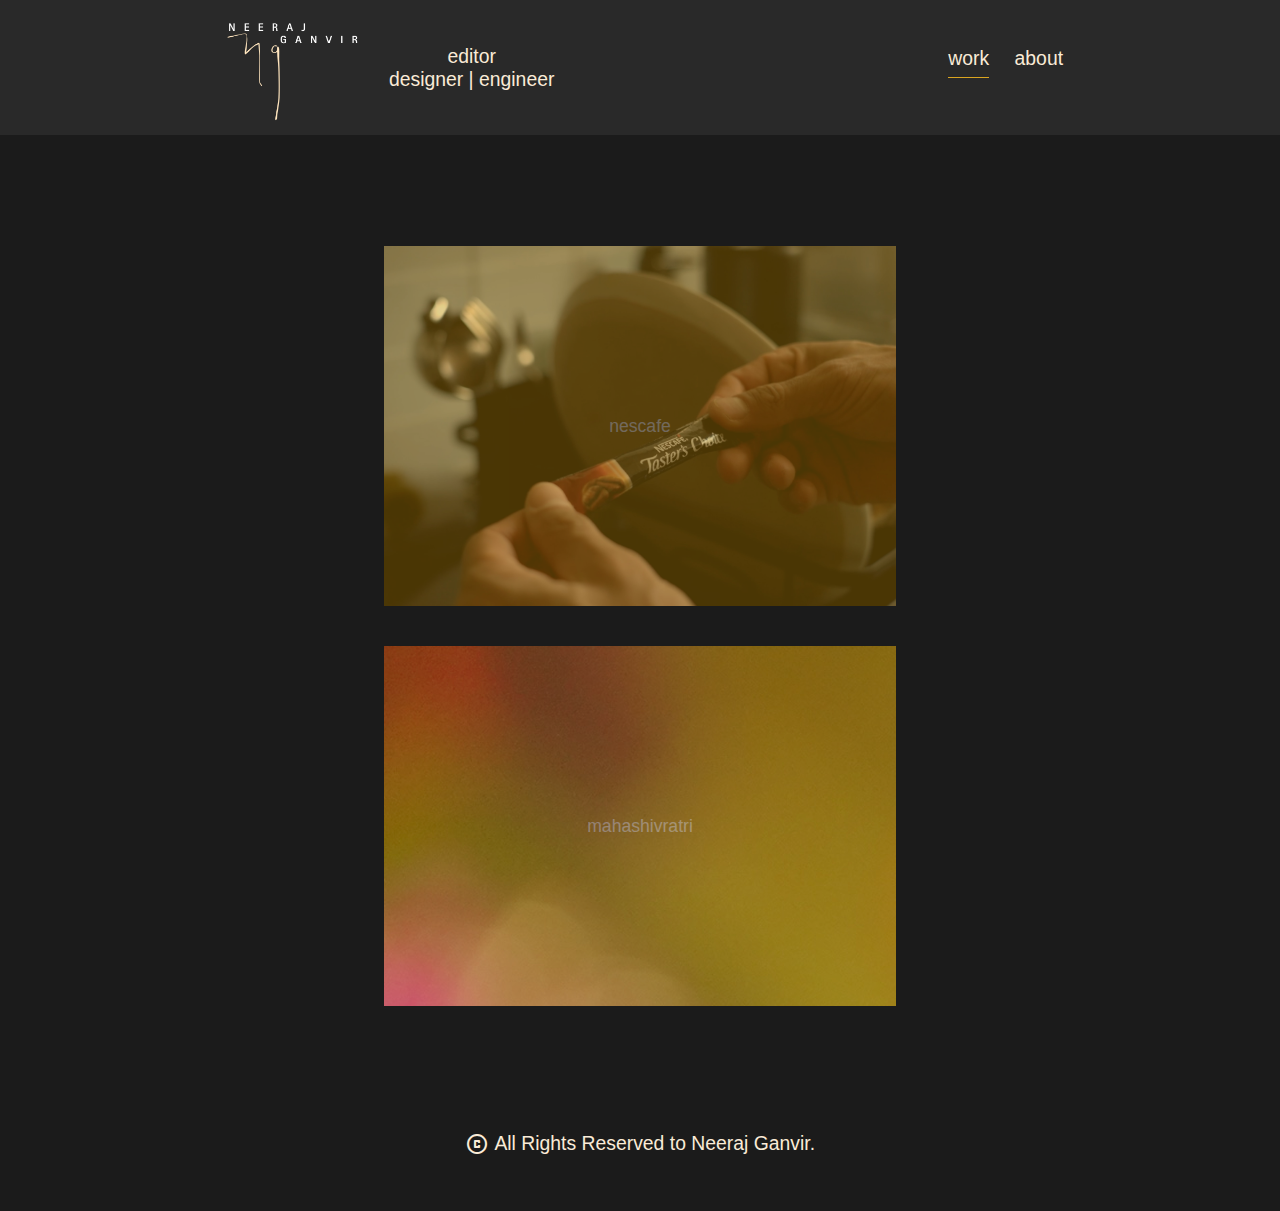
<file: index.html>
<!DOCTYPE html>
<html lang="en">
  <head>
    <meta charset="UTF-8" />
    <meta name="viewport" content="width=device-width, initial-scale=1.0" />
    <title>Neeraj Ganvir</title>
    <link rel="preconnect" href="https://fonts.googleapis.com" />
    <link rel="preconnect" href="https://fonts.gstatic.com" crossorigin />
    <link
      rel="stylesheet"
      href="https://fonts.googleapis.com/css2?family=Material+Symbols+Outlined:opsz,wght,FILL,GRAD@24,400,0,0"
    />

    <link rel="stylesheet" href="style.css" />
  </head>
  <body>
    <nav>
      <div id="logoRole">
        <a href="#Work"><div id="logo"></div></a>
        <div id="role">
          <span>editor</span> <span>designer | engineer</span>
        </div>
      </div>
      <div id="menu">
        <ul>
          <li class="active"><a href="#Work">work</a></li>
          <li><a href="./about.html#About">about</a></li>
        </ul>
      </div>
      <div class="hamburger">
        <span class="hamburger material-symbols-outlined"> menu </span>
      </div>
    </nav>
    <section class="side-bar side-bar-hide">
      <ul>
        <li><a href="#Work">work</a></li>
        <li><a href="./about.html#About">about</a></li>
      </ul>
    </section>
    <section id="Work">
      <div id="nescafe" class="project-container" data-projectvideourl="https://www.youtube.com/embed/AZldj92JLLE?enablejsapi=1">
        <div class="project-title">nescafe</div>
      </div>
      <div id="mahashivratri" class="project-container" data-projectvideourl="https://www.youtube.com/embed/F8beMee2tyU?enablejsapi=1">
        <div class="project-title">mahashivratri</div>
      </div>      
    </section>
    <section id="videoreel">
      <div class="container">
        <iframe id="videoiframe" src="" frameborder="0" allow="accelerometer; autoplay; clipboard-write; encrypted-media; gyroscope; picture-in-picture; web-share" referrerpolicy="strict-origin-when-cross-origin" allowfullscreen></iframe>
      </div>
    </section>
    <footer>
      <span class="material-symbols-outlined"> copyright </span> &nbsp;
      <span>All Rights Reserved to Neeraj Ganvir.</span>
    </footer>
    <script src="index.js"></script>
  </body>
</html>
</file>
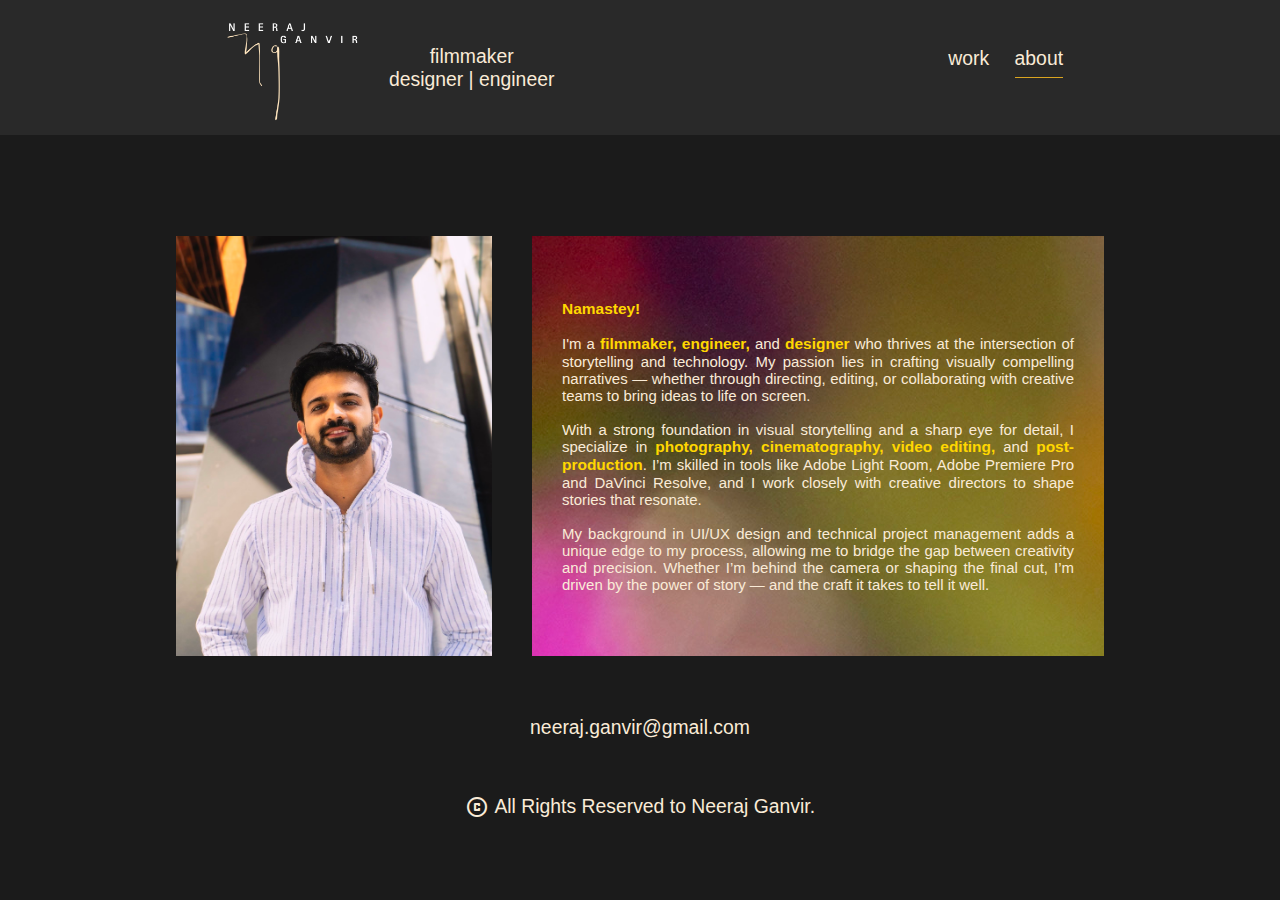
<file: about.html>
<!DOCTYPE html>
<html lang="en">
  <head>
    <meta charset="UTF-8" />
    <meta name="viewport" content="width=device-width, initial-scale=1.0" />
    <title>Neeraj Ganvir</title>
    <link rel="preconnect" href="https://fonts.googleapis.com" />
    <link rel="preconnect" href="https://fonts.gstatic.com" crossorigin />
    <link
      rel="stylesheet"
      href="https://fonts.googleapis.com/css2?family=Material+Symbols+Outlined:opsz,wght,FILL,GRAD@24,400,0,0"
    />
    <link rel="stylesheet" href="style.css" />
  </head>
  <body>
    <nav>
      <div id="logoRole">
        <a href="#Work"><div id="logo"></div></a>
        <div id="role">
          <span>filmmaker</span> <span>designer | engineer</span>
        </div>
      </div>
      <div id="menu">
        <ul>
          <li><a href="./index.html#Work">work</a></li>
          <li class="active"><a href="./about.html#About">about</a></li>
        </ul>
      </div>
      <div class="hamburger">
        <span class="hamburger material-symbols-outlined"> menu </span>
      </div>
    </nav>
    <section class="side-bar side-bar-hide">
      <ul>
        <li><a href="./index.html#Work">work</a></li>
        <li><a href="./about.html#About">about</a></li>
      </ul>
    </section>
    <section id="About">
      <div class="my-image about-div">
      </div>
      <div class="intro-content about-div">
       <p><strong> Namastey!</strong> </br></br>        
I'm a <strong>filmmaker, engineer,</strong> and <strong>designer</strong> who thrives at the intersection of storytelling and technology. My passion lies in crafting visually compelling narratives — whether through directing, editing, or collaborating with creative teams to bring ideas to life on screen. </br></br>

With a strong foundation in visual storytelling and a sharp eye for detail, I specialize in <strong>photography, cinematography, video editing,</strong> and <strong>post-production</strong>. I’m skilled in tools like Adobe Light Room, Adobe Premiere Pro and DaVinci Resolve, and I work closely with creative directors to shape stories that resonate.</br></br> My background in UI/UX design and technical project management adds a unique edge to my process, allowing me to bridge the gap between creativity and precision.

Whether I’m behind the camera or shaping the final cut, I’m driven by the power of story — and the craft it takes to tell it well.
      </p></div>
    </section>
    <section id="contact">
      <div>neeraj.ganvir@gmail.com</div>
    </section>
    <section id="videoreel">
      <div class="container">
        <iframe id="videoiframe" src="" frameborder="0" allow="accelerometer; autoplay; clipboard-write; encrypted-media; gyroscope; picture-in-picture; web-share" referrerpolicy="strict-origin-when-cross-origin" allowfullscreen></iframe>
      </div>
    </section>
    
    <section id="PhotoViewer">
      <div class="container">
        <img id="photoImage"></img>
      </div>
    </section>
    <footer>
      <span class="material-symbols-outlined"> copyright </span> &nbsp;
      <span>All Rights Reserved to Neeraj Ganvir.</span>
    </footer>
    <script src="index.js"></script>
  </body>
</html>
</file>
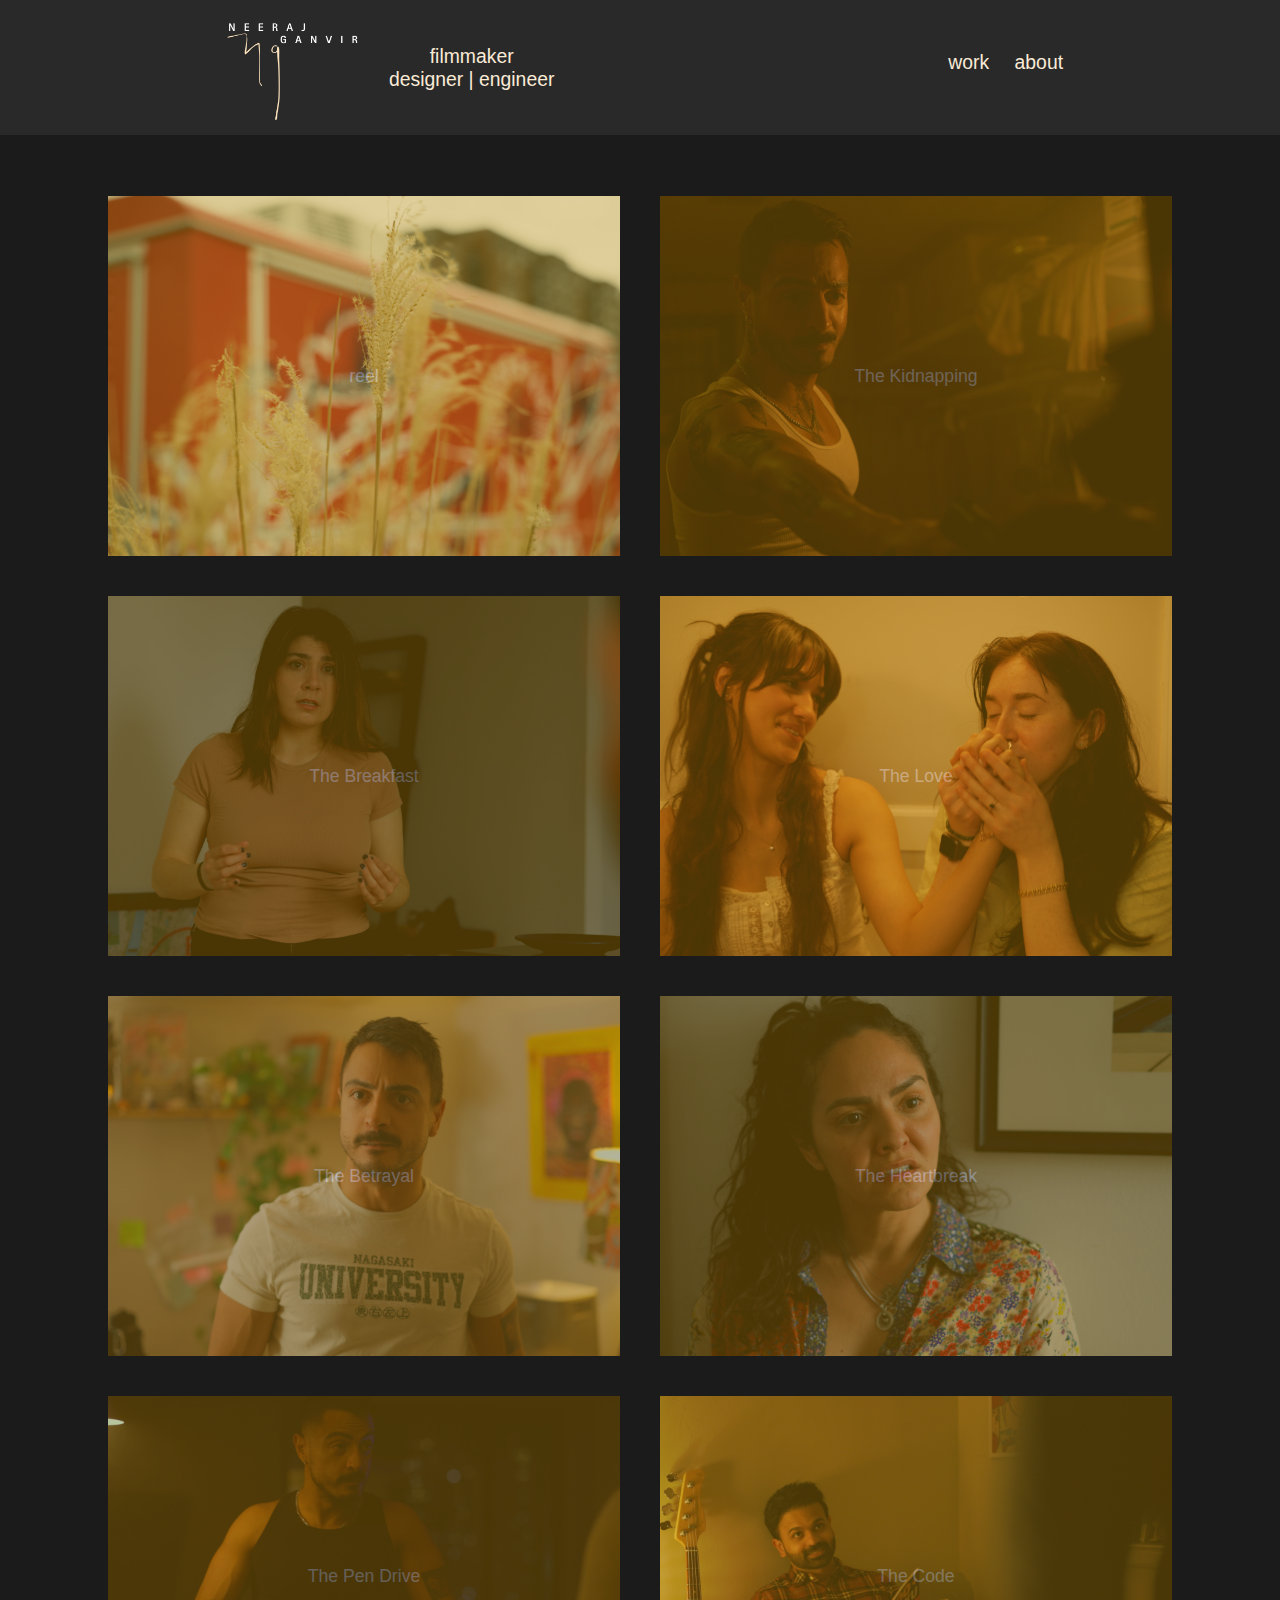
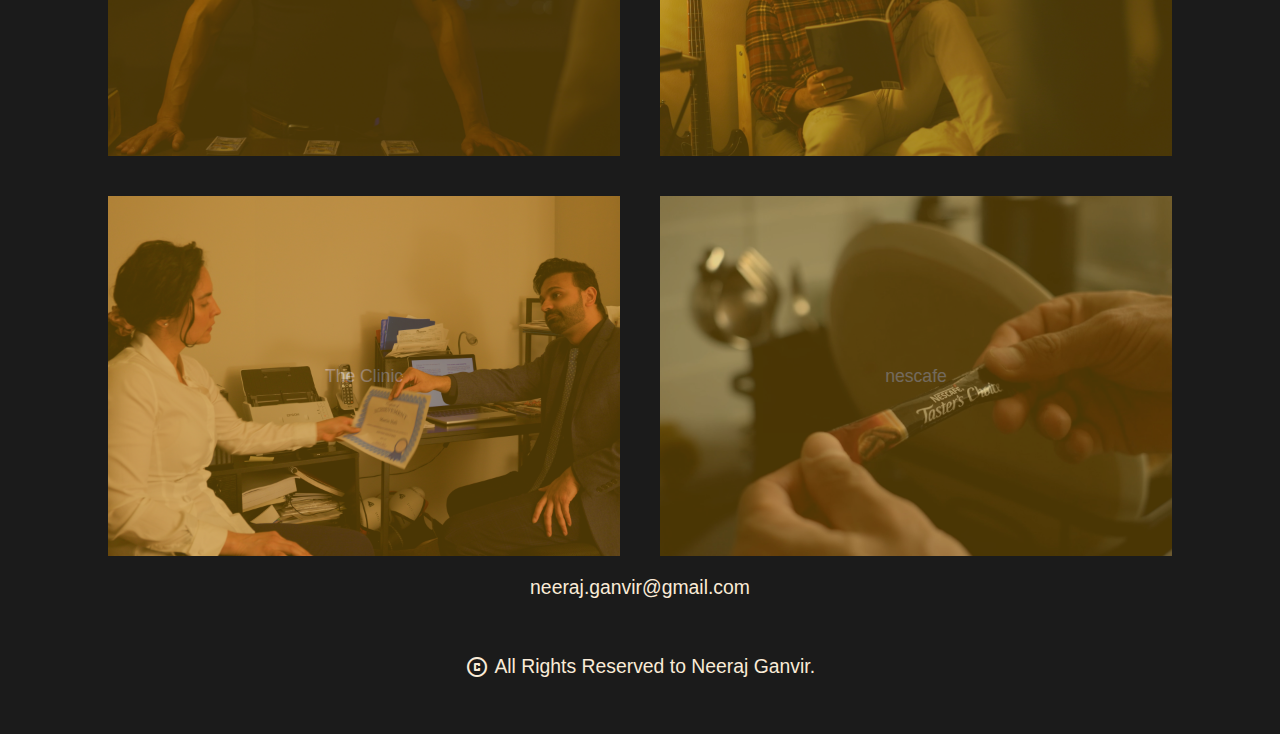
<file: film.html>
<!DOCTYPE html>
<html lang="en">
  <head>
    <meta charset="UTF-8" />
    <meta name="viewport" content="width=device-width, initial-scale=1.0" />
    <title>Neeraj Ganvir</title>
    <link rel="preconnect" href="https://fonts.googleapis.com" />
    <link rel="preconnect" href="https://fonts.gstatic.com" crossorigin />
    <link
      rel="stylesheet"
      href="https://fonts.googleapis.com/css2?family=Material+Symbols+Outlined:opsz,wght,FILL,GRAD@24,400,0,0"
    />
    <link rel="stylesheet" href="style.css" />
  </head>
  <body>
    <nav>
      <div id="logoRole">
        <a href="#Work"><div id="logo"></div></a>
        <div id="role">
          <span>filmmaker</span> <span>designer | engineer</span>
        </div>
      </div>
      <div id="menu">
        <ul>
          <li><a href="./index.html#Work">work</a></li>
          <li class=""><a href="./about.html#About">about</a></li>
        </ul>
      </div>
      <div class="hamburger">
        <span class="hamburger material-symbols-outlined"> menu </span>
      </div>
    </nav>
    <section class="side-bar side-bar-hide">
      <ul>
        <li><a href="./index.html#Work">work</a></li>
        <li><a href="./about.html#About">about</a></li>
      </ul>
    </section>
    <section id="films">
        <div id="showreel" class="project-container" data-projectvideourl="https://www.youtube.com/embed/o2lZzx6APQk?enablejsapi=1">
            <div class="project-title">reel</div> 
        </div>
        <div id="kidnapping" class="project-container" data-projectvideourl="https://www.youtube.com/embed/1pyMFfGYnVQ?enablejsapi=1">
            <div class="project-title">The Kidnapping</div> 
        </div>
        <div id="breakfast" class="project-container" data-projectvideourl="https://www.youtube.com/embed/g_CjTMa1Hwk?enablejsapi=1">
            <div class="project-title">The Breakfast</div> 
        </div>
        <div id="wwtawwtal" class="project-container" data-projectvideourl="https://www.youtube.com/embed/T72BNxEpO_k?enablejsapi=1">
            <div class="project-title">The Love</div> 
        </div>
        <div id="betrayal" class="project-container" data-projectvideourl="https://www.youtube.com/embed/uTwrVv4qVOQ?enablejsapi=1">
            <div class="project-title">The Betrayal</div> 
        </div>
        <div id="heartbreak" class="project-container" data-projectvideourl="https://www.youtube.com/embed/Gfe-pVS1xrs?enablejsapi=1">
            <div class="project-title">The Heartbreak</div> 
        </div>
        <div id="pendrive" class="project-container" data-projectvideourl="https://www.youtube.com/embed/CMjkG11MXlw?enablejsapi=1">
            <div class="project-title">The Pen Drive</div> 
        </div>
        <div id="code" class="project-container" data-projectvideourl="https://www.youtube.com/embed/7y4yZIRxQtk?enablejsapi=1">
            <div class="project-title">The Code</div> 
        </div>
        <div id="clinic" class="project-container" data-projectvideourl="https://www.youtube.com/embed/-scOdhhJ8VU?enablejsapi=1">
            <div class="project-title">The Clinic</div> 
        </div>
        <div id="nescafe" class="project-container" data-projectvideourl="https://www.youtube.com/embed/AZldj92JLLE?enablejsapi=1">
            <div class="project-title">nescafe</div>
        </div>
    </section>
    <section id="contact">
      <div>neeraj.ganvir@gmail.com</div>
    </section>
    <section id="videoreel">
      <div class="container">
        <iframe id="videoiframe" src="" frameborder="0" allow="accelerometer; autoplay; clipboard-write; encrypted-media; gyroscope; picture-in-picture; web-share" referrerpolicy="strict-origin-when-cross-origin" allowfullscreen></iframe>
      </div>
    </section>
    <section id="PhotoViewer">
      <div class="container">
        <img id="photoImage"></img>
      </div>
    </section>
    <footer>
      <span class="material-symbols-outlined"> copyright </span> &nbsp;
      <span>All Rights Reserved to Neeraj Ganvir.</span>
    </footer>
    <script src="index.js"></script>
  </body>
</html>
</file>
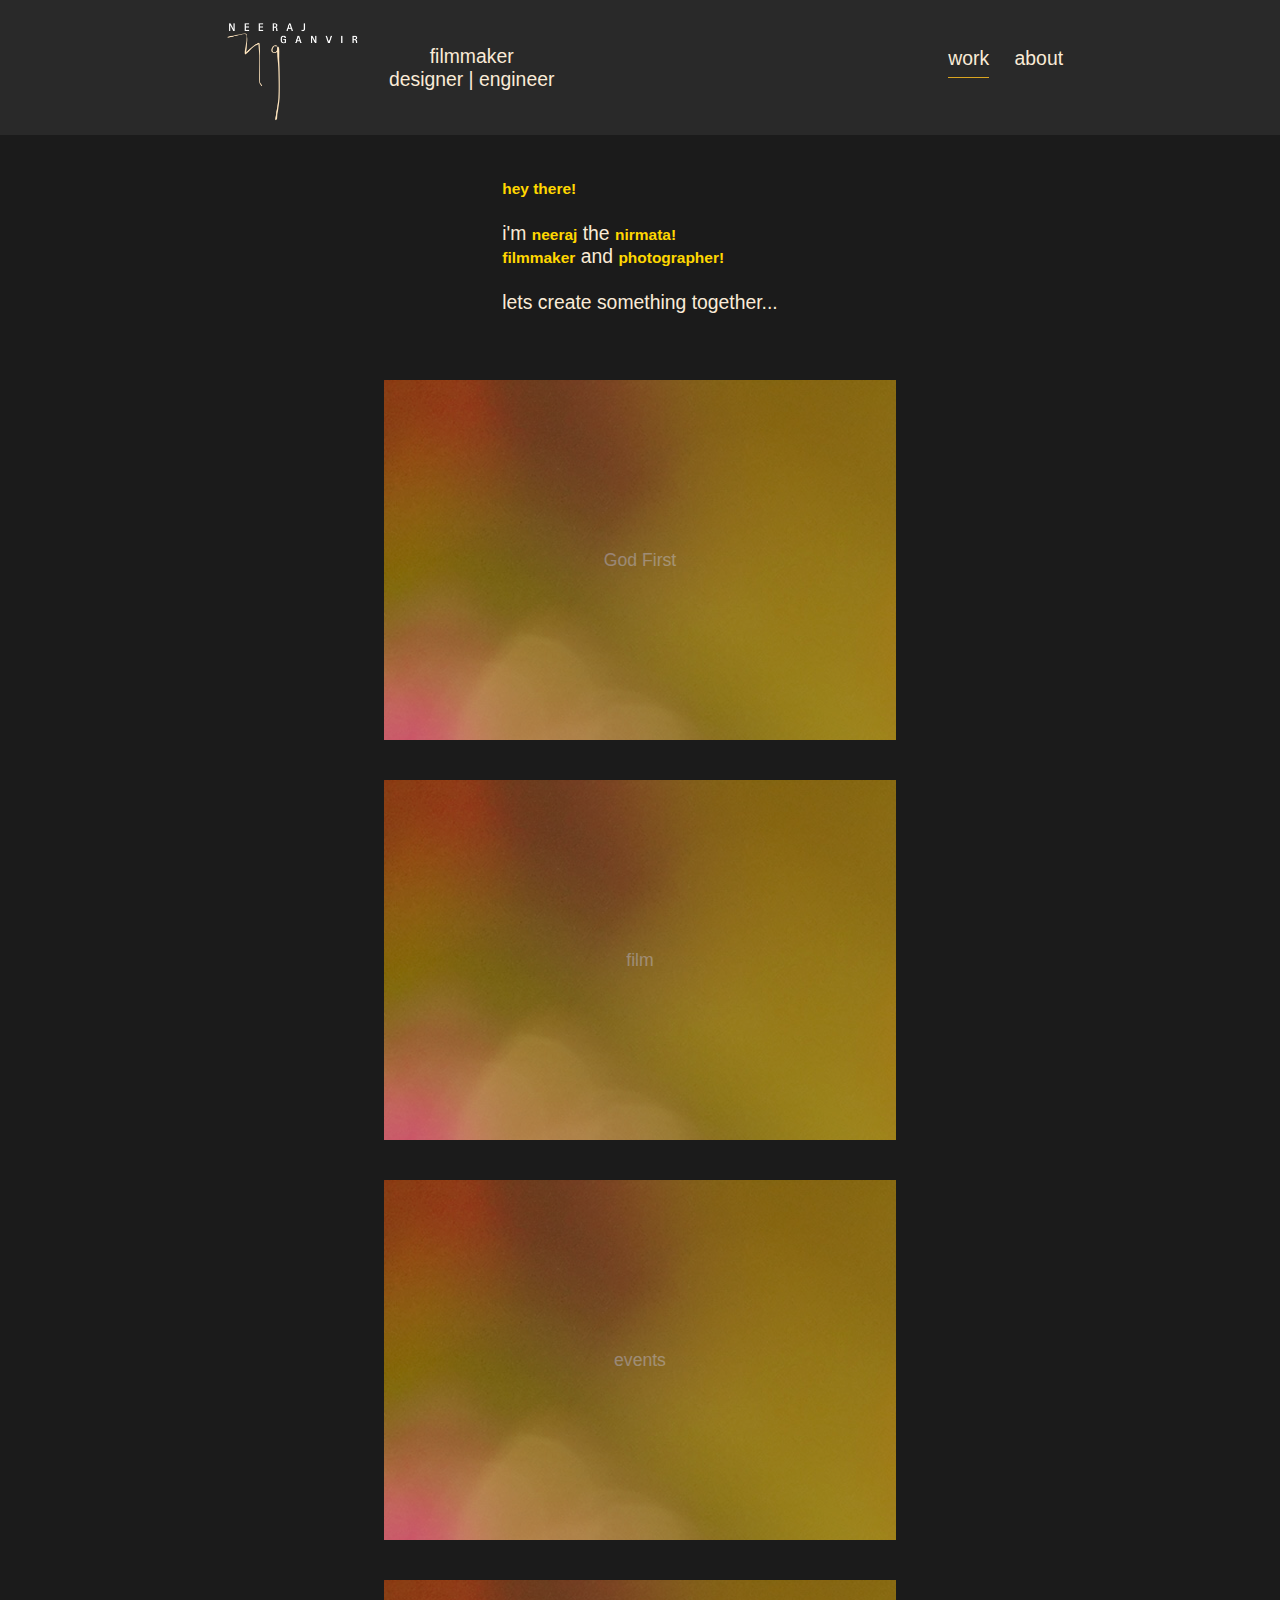
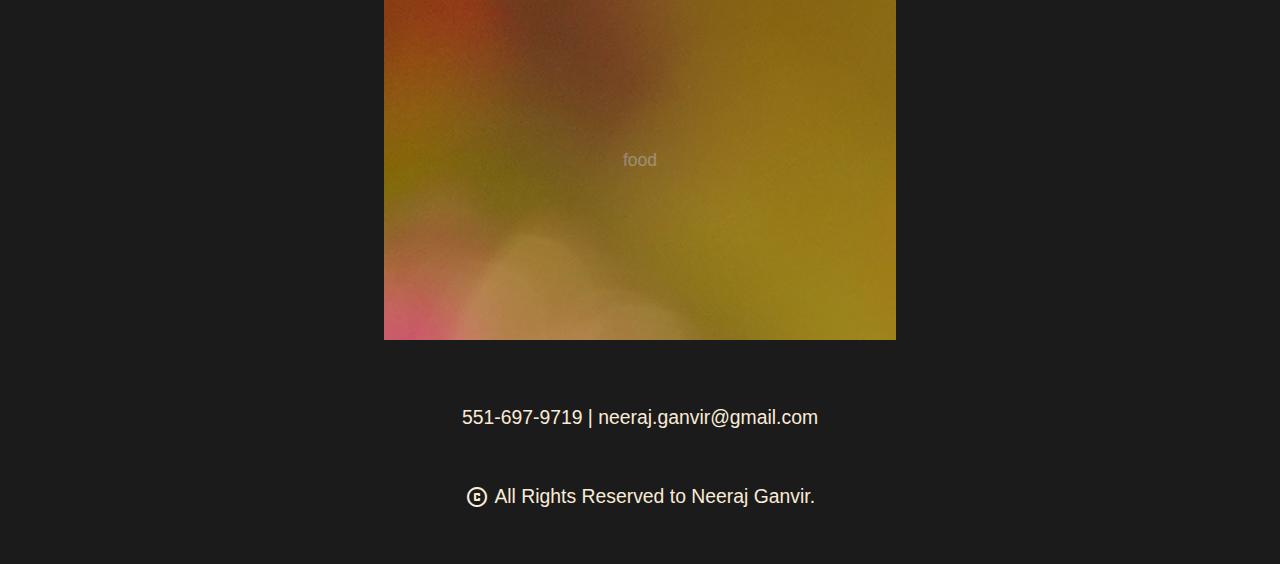
<file: photography.html>
<!DOCTYPE html>
<html lang="en">
  <head>
    <meta charset="UTF-8" />
    <meta name="viewport" content="width=device-width, initial-scale=1.0" />
    <meta name="description" content="Neeraj Ganvir offers professional photography services in Hoboken, Jersey City, New Jersey, Manhattan, Brooklyn, New York. Specializing in Portraits, Birthday, Baby Shower events, and creative shoots. Book your session today.">
    <meta name="description" content="Cinematic photography in NYC & NJ for portraits, family shoots, events & more. Book your full-day photo session with Neeraj Ganvir today.">
    <title>Neeraj Ganvir | Professional Photographer in New York & New Jersey</title>
    <link rel="preconnect" href="https://fonts.googleapis.com" />
    <link rel="preconnect" href="https://fonts.gstatic.com" crossorigin />
    <link
      rel="stylesheet"
      href="https://fonts.googleapis.com/css2?family=Material+Symbols+Outlined:opsz,wght,FILL,GRAD@24,400,0,0"
    />
    <link rel="stylesheet" href="style.css" />
    <script type="application/ld+json">
      {
        "@context": "https://schema.org",
        "@type": "ProfessionalService",
        "name": "NJ Film & Photography",
        "url": "https://www.neerajganvir.com/photography.html",
        "logo": "https://www.neerajganvir.com/images/logo.png",
        "image": "https://www.neerajganvir.com/images/cover-photo.png",
        "description": "Cinematic Photography, Portraits, Events and BTS photography in Jersey City & NYC by Neeraj Ganvir.",
        "telephone": "+1-551-697-9719",
        "address": {
          "@type": "PostalAddress",
          "streetAddress": "642 Liberty Avenue Apt 2",
          "addressLocality": "Jersey City",
          "addressRegion": "NJ",
          "postalCode": "07307",
          "addressCountry": "US"
        },
        "areaServed": ["NY", "NJ"],
        "priceRange": "$$",
        "openingHoursSpecification": {
          "@type": "OpeningHoursSpecification",
          "dayOfWeek": [
            "Monday", "Tuesday", "Wednesday", "Thursday", "Friday", "Saturday", "Sunday"
          ],
          "opens": "08:00",
          "closes": "20:00"
        },
        "sameAs": [
          "https://www.instagram.com/nj_cinesnaps",
          "https://www.facebook.com/yourpage"
        ]
      }
    </script>
  </head>
  <body>
    <nav>
      <div id="logoRole">
        <a href="./photography.html"><div id="logo"></div></a>
        <div id="role">
          <span>filmmaker</span> <span>designer | engineer</span>
        </div>
      </div>
      <div id="menu">
        <ul>
          <li class="active"><a href="./photography.html">work</a></li>
          <li class=""><a href="./aboutPhotography.html">about</a></li>
        </ul>
      </div>
      <div class="hamburger">
        <span class="hamburger material-symbols-outlined"> menu </span>
      </div>
    </nav>
    <section class="side-bar side-bar-hide">
      <ul>
        <li><a href="./photography.html">work</a></li>
        <li><a href="./aboutPhotography.html">about</a></li>
      </ul>
    </section>
    <section id="Work">
      <div class="">
        <p class="intro-content"><strong>hey there!</strong> </br></br> i'm <strong>neeraj</strong> the <strong>nirmata!</strong> </br> <strong>filmmaker</strong> and <strong>photographer!</strong> </br></br>lets create something together...</p> </br></br>
      </div>
      <div id="godfirst" class="project-container" data-godfirst="true">
        <div class="project-title">God First</div>
      </div>  
      <div id="filmframes" class="project-container" data-filmframes="true">
        <div class="project-title">film</div>
      </div>   
      <div id="events" class="project-container" data-events="true">
        <div class="project-title">events</div>
      </div>      
      <div id="food" class="project-container" data-food="true">
        <div class="project-title">food</div>
      </div>      
    </section>
  </br></br>
    <section id="contact">
      <div>551-697-9719 | neeraj.ganvir@gmail.com</div>
    </section>
    <section id="videoreel">
      <div class="container">
        <iframe id="videoiframe" src="" frameborder="0" allow="accelerometer; autoplay; clipboard-write; encrypted-media; gyroscope; picture-in-picture; web-share" referrerpolicy="strict-origin-when-cross-origin" allowfullscreen></iframe>
      </div>
    </section>
    <section id="PhotoViewer">
      <div class="container">
        <img id="photoImage"></img>
      </div>
    </section>
    <footer>
      <span class="material-symbols-outlined"> copyright </span> &nbsp;
      <span>All Rights Reserved to Neeraj Ganvir.</span>
    </footer>
    <script src="index.js"></script>
  </body>
</html>
</file>
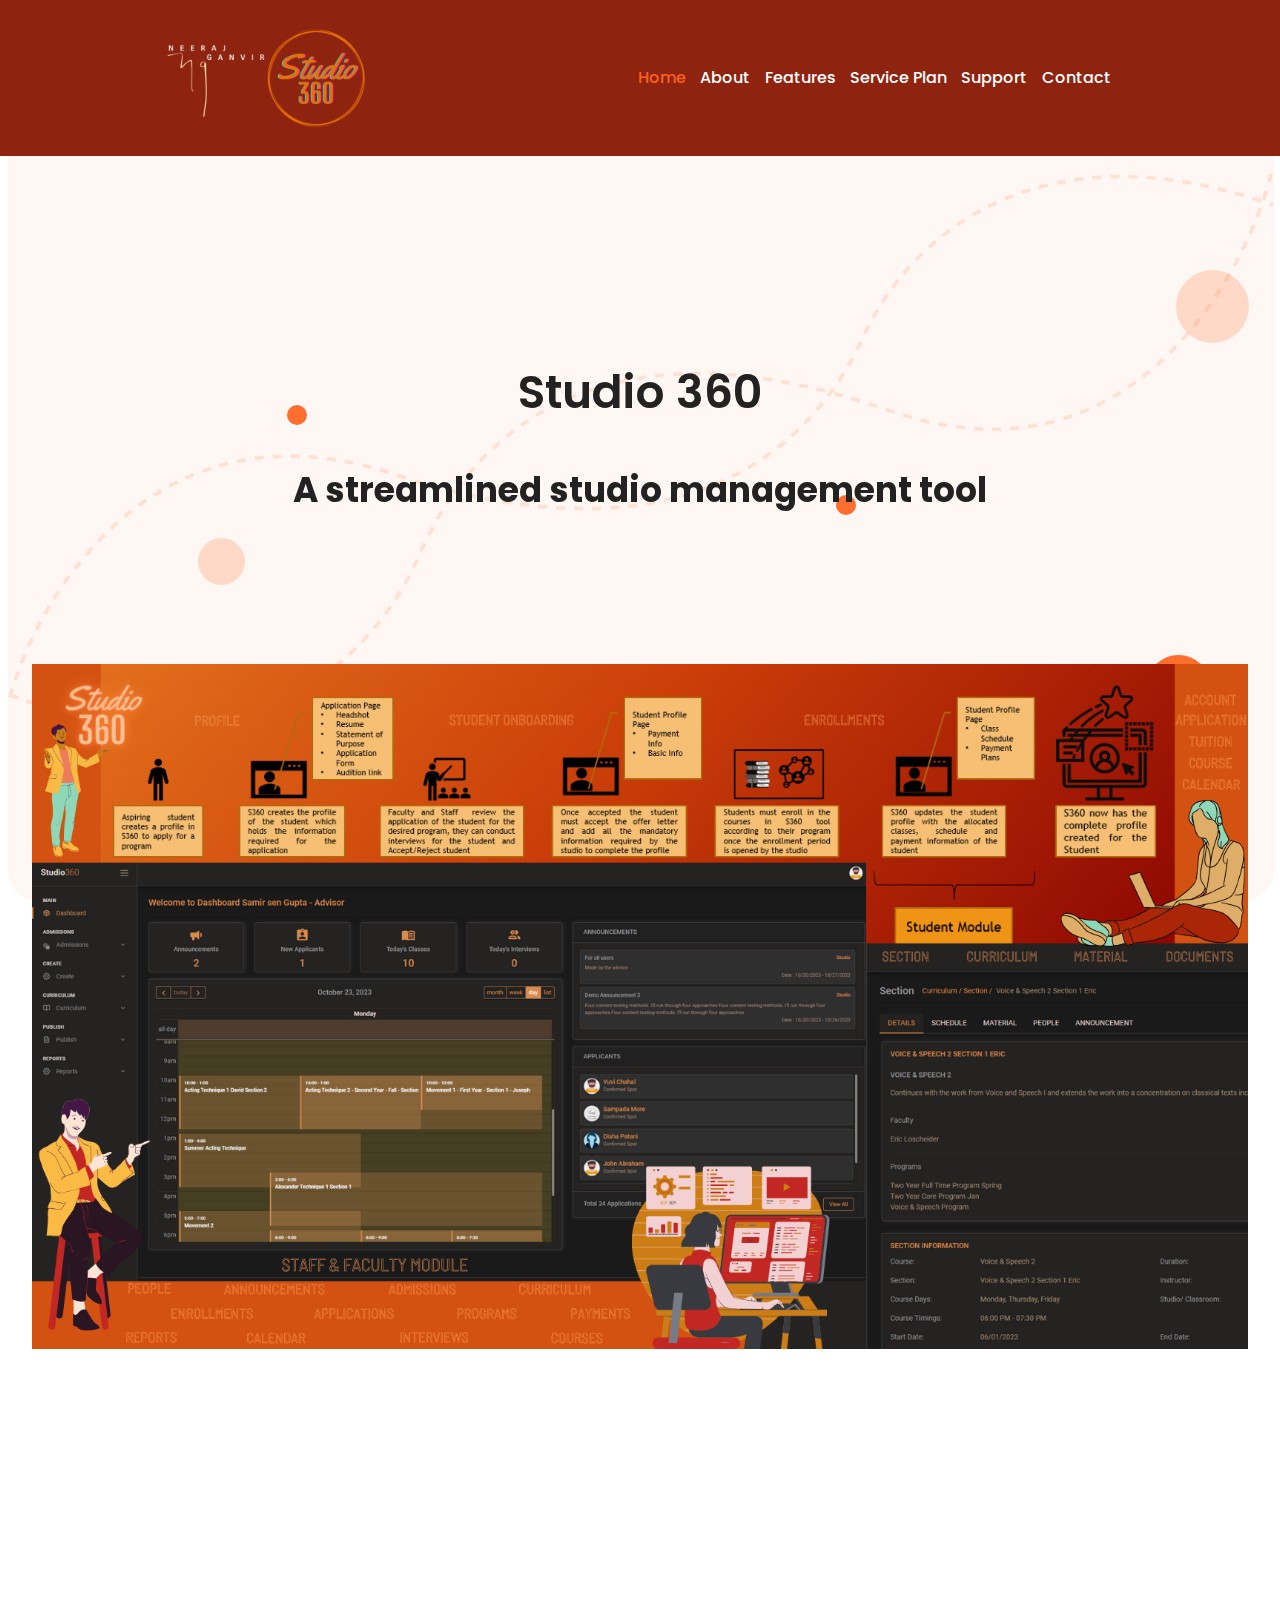
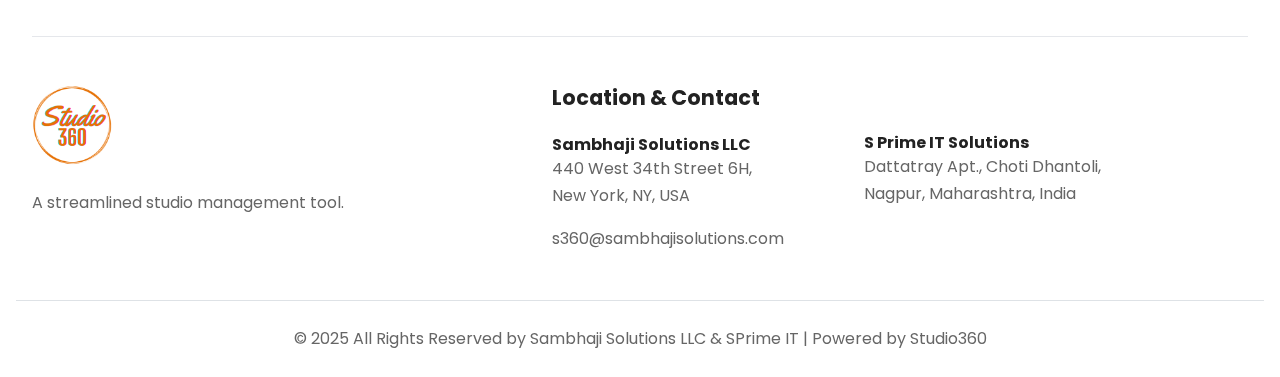
<file: studio360.html>
<!DOCTYPE html>
<html lang="en">
<head>
    <!-- favicon -->
    <link rel="shortcut icon" href="s360assets/favicon.png">
    <!-- google font css -->
    <link href="https://fonts.googleapis.com/css2?family=Poppins:wght@400;500;600;700&amp;display=swap" rel="stylesheet">
    <!-- responsive meta -->
    <meta name="viewport" content="width=device-width, initial-scale=1, maximum-scale=5">

    <!-- title -->
    <title>Studio 360</title>

    <link rel="stylesheet" href="s360assets/css/style.css?id=1" />
    <link href="s360assets/aos/aos.css" rel="stylesheet" />

    <style>
        .error-message {
            color: red;
            font-size: 12px;
            margin-top: -10px;
            margin-bottom: 10px;
        }
    </style>

</head>
<body>

    <header class="header" id="header">
        <nav class="navbar container">
            <!-- logo -->
            <div class="order-0 logo-flex">
              <a href="index.html" class="navbar-brand block">
                  <img alt="" class="h-7 w-auto md:h-[36px] md:w-[257px]" style="width: 100px; height:100px" src="images/logo.png">
              </a>
              <a href="#" class="navbar-brand block">
                    <img alt="" class="h-7 w-auto md:h-[36px] md:w-[257px]" style="width: 100px; height:100px" src="s360assets/logo.png">
                  </a>
            </div>
            <!-- navbar toggler -->
            <input id="nav-toggle" type="checkbox" class="hidden">
            <label id="show-button" for="nav-toggle" class="order-2 flex cursor-pointer items-center lg:order-1 lg:hidden">
                <svg class="h-6 fill-current" viewBox="0 0 20 20">
                    <title>Menu Open</title>
                    <path d="M0 3h20v2H0V3z m0 6h20v2H0V9z m0 6h20v2H0V0z"></path>
                </svg>
            </label>
            <label id="hide-button" for="nav-toggle" class="order-2 hidden cursor-pointer items-center lg:order-1">
                <svg class="h-6 fill-current" viewBox="0 0 20 20">
                    <title>Menu Close</title>
                    <polygon points="11 9 22 9 22 11 11 11 11 22 9 22 9 11 -2 11 -2 9 9 9 9 -2 11 -2" transform="rotate(45 10 10)"></polygon>
                </svg>
            </label>
            <!-- /navbar toggler -->

            <ul id="nav-menu" class="navbar-nav order-3 hidden w-full flex-col pt-10 text-center lg:order-1 lg:flex lg:w-auto lg:flex-row lg:space-x-2 lg:pt-0 lg:text-left">
                <li class="nav-item">
                    <a href="#home" class="nav-link block py-2 lg:px-[0.625rem] lg:py-[0.9rem] xl:px-[1.06rem] active scroll nav-item">
                        Home
                    </a>
                </li>
                <li class="nav-item">
                    <a href="#about" class="nav-link block py-2 lg:px-[0.625rem] lg:py-[0.9rem] xl:px-[1.06rem] scroll nav-item">
                        About
                    </a>
                </li>
                <li class="nav-item">
                    <a href="#features" class="nav-link block py-2 lg:px-[0.625rem] lg:py-[0.9rem] xl:px-[1.06rem] scroll nav-item">
                        Features
                    </a>
                </li>
                <!-- <li class="nav-item">
                  <a href="#student" class="nav-link block py-2 lg:px-[0.625rem] lg:py-[0.9rem] xl:px-[1.06rem] scroll nav-item">
                    Components
                  </a>
                </li> -->
                <li class="nav-item">
                    <a href="#payasyougo" class="nav-link block py-2 lg:px-[0.625rem] lg:py-[0.9rem] xl:px-[1.06rem] scroll nav-item">
                        Service Plan
                    </a>
                </li>
                <li class="nav-item">
                    <a href="#wegotthis" class="nav-link block py-2 lg:px-[0.625rem] lg:py-[0.9rem] xl:px-[1.06rem] scroll nav-item">
                        Support
                    </a>
                </li>
                <li class="nav-item">
                    <a href="#contact" class="nav-link block py-2 lg:px-[0.625rem] lg:py-[0.9rem] xl:px-[1.06rem] false scroll nav-item">
                        Contact
                    </a>
                </li>
            </ul>
        </nav>
    </header>

    <main id="main-content" class="wrapHead">

      <section id="home">
        <div class="relative overflow-hidden">
            <div class="container relative">
                <div class="row text-center">
                    <div class="col-12">
                        <div class="row relative z-10 justify-center px-7 pb-10 pt-20 2xl:px-48" data-aos="fade-up">
                            <div class="rellax -z-10 px-0 lg:col-10 xl:px-6 section-title" data-rellax-speed="-3">
                                <h1 class="md:text-h2-md mb-12 text-center text-h2-sm font-semibold lg:text-h2" data-aos="fade-up">Studio 360</h1>
                                <h2>A streamlined studio management tool</h2>
                            </div>
                        </div>
                        <div class="relative z-40" data-aos="fade-up" data-aos-delay="300">
                            <div class="row justify-center">
                                <div class="col-12">
                                    <img src="s360assets/images/bannerimage.png" height="630" height="1110" alt="banner" class="max-w-full">
                                </div>
                            </div>
                        </div>
                    </div>
                </div>
            </div>
        </div>
    </section>
    <section id="about" class="section">
        <div class="container">
            <div class="row">
                <div class="col-md-6 text-center" data-aos="fed-up">
                    <div class="section-title animate__fadeInUp mt-11">
                        <h2 class="title" data-aos="fade-up">S360 as a tool </h2>
                        <div class="content adjust-content" data-aos="fade-up">
                            <li>
                                S360 tool provides a set of streamlined processes to manage all the administrative tasks
                                and day-to-day activities for the members of the studio.
                            </li>
                            <li>
                                It allows the students to create their profile and apply to different programs offered by
                                the Studio and helps them in their journey right from becoming a student in the studio
                                till the completion of their program.
                            </li>
                            <li>
                                It provides the Faculty and Staff of the Studio with tools to handle all of their
                                day-to-day activities, admissions of students, their onboarding and interviewing,
                                managing curriculum and classes, basically everything right from the admission of the
                                student till their graduation more effectively and efficiently.
                            </li>
                            <li>
                                Provides the administrative staff with privileges to override any critical decisions on
                                every user account and help maintain the transparency throughout the studio.
                            </li>
                            <li>
                                Depending on the nature of users accessing the tool, there are 3 specific modules;
                                Student Module, Faculty Module, Staff/Admin Module.
                            </li>
                        </div>
                    </div>
                </div>
            </div>
        </div>
    </section>
    <section id="features" class="features">
        <div class="container">
            <div class="row bg-primary/5">
                <div class="col-12" data-aos="fade-up">
                    <div class="section-title mt-13">
                        <h2 class="title">S360 Features</h2>
                    </div>
                </div>
                <div class="col-12 mb-4 lg:col-6 xl:col-6" data-aos="fade-up">
                    <div class="mt-6 px-0 text-center md:px-[4.5rem]">
                        <img alt="img" width="100" height="100" src="s360assets/images/studio.png">
                        <h3 class="mb-3 text-h4  font-semibold">Studio Dashboard</h3>
                        <p class="text-sm leading-6">
                            We like to keep things organised with all
                            your data and information in place so you don't
                            have to navigate through different menus to get
                            where you're headed. Now get all your critical
                            information, tasks, data, and quick links available
                            to you on dashboard.
                        </p>
                    </div>
                </div>
                <div class="col-12 mb-4 lg:col-6 xl:col-6" data-aos="fade-up">
                    <div class="mt-6 px-0 text-center md:px-[4.5rem]">
                        <img alt="img" width="100" height="100" src="s360assets/images/User_management.png">
                        <h3 class="mb-3 text-h4  font-semibold">User Management</h3>
                        <p class="text-sm leading-6">
                            Manage all the members of the studio in
                            one place. Create users, control their accessibility
                            via permissions, managing their account with full
                            admin overriding capability leaves you on top of
                            your game.
                        </p>
                    </div>
                </div>
                <div class="col-12 mb-4 lg:col-6 xl:col-6" data-aos="fade-up">
                    <div class="mt-6 px-0 text-center md:px-[4.5rem]">
                        <img alt="img" width="100" height="100" src="s360assets/images/Admissions_Center.png">
                        <h3 class="mb-3 text-h4  font-semibold">Admission Center</h3>
                        <p class="text-sm leading-6">
                            Student Application Management with real
                            time updates, efficient onboarding and
                            interviewing processes made life so much easier for
                            you. It keeps you updated, organised, saves your
                            time, effort and also most importantly trees since
                            there is no paperwork involved.
                        </p>
                    </div>
                </div>
                <div class="col-12 mb-4 lg:col-6 xl:col-6" data-aos="fade-up">
                    <div class="mt-6 px-0 text-center md:px-[4.5rem]">
                        <img alt="img" width="100" height="100" src="s360assets/images/Tuition_Management.png">
                        <h3 class="mb-3 text-h4  font-semibold">
                            Tuition Management
                        </h3>
                        <p class="text-sm leading-6">
                            Ability to manage all the tuition fees
                            associated with curriculum and specific to the
                            students based on their choice of program and
                            payment plan. Overriding the payment structure
                            providing full flexibility to cater to the individuals
                            requests.
                        </p>
                    </div>
                </div>
                <div class="col-12 mb-4 lg:col-6 xl:col-6" data-aos="fade-up">
                    <div class="mt-6 px-0 text-center md:px-[4.5rem]">
                        <img alt="img" width="100" height="100" src="s360assets/images/Curriculum Designer.png">
                        <h3 class="mb-3 text-h4  font-semibold">
                            Curriculum Designer
                        </h3>
                        <p class="text-sm leading-6">
                            Flexible and customizable curriculum
                            designer provides the admin workforce tools to
                            design classes, courses, programs and workshops
                            offered in a calendar year of the studio. Powered
                            by Clone Curriculum functionality to reuse the
                            existing curriculum in future calendar years.
                        </p>
                    </div>
                </div>
                <div class="col-12 mb-4 lg:col-6 xl:col-6" data-aos="fade-up">
                    <div class="mt-6 px-0 text-center md:px-[4.5rem]">
                        <img alt="img" width="100" height="100" src="s360assets/images/Document_Manager.png">
                        <h3 class="mb-3 text-h4  font-semibold">
                            Document Manager
                        </h3>
                        <p class="text-sm leading-6">
                            The best part is that all your processes
                            become 100% paperless. You can simply provide
                            documentation like acceptance letters, Completion
                            certificates, International Student documents,
                            Receipts, etc. in the drop box section of each and
                            every student account.
                        </p>
                    </div>
                </div>
                <div class="col-12 mb-4 lg:col-6 xl:col-6" data-aos="fade-up">
                    <div class="mt-6 px-0 text-center md:px-[4.5rem]">
                        <img alt="img" width="100" height="100" src="s360assets/images/Publishing.png">
                        <h3 class="mb-3 text-h4  font-semibold">Publisher</h3>
                        <p class="text-sm leading-6">
                            Keep everyone updated with what is going on in
                            the studio. Publish announcements, notices, events etc.
                            with instant emails and updates on dashboards of the
                            targeted members. This seamless integration with the
                            components like Calendar and Notification center will
                            not let anyone miss out on any crucial information.
                        </p>
                    </div>
                </div>
                <div class="col-12 mb-4 lg:col-6 xl:col-6" data-aos="fade-up">
                    <div class="mt-6 px-0 text-center md:px-[4.5rem]">
                        <img alt="img" width="100" height="100" src="s360assets/images/Calendar.png">
                        <h3 class="mb-3 text-h4  font-semibold">Calendar</h3>
                        <p class="text-sm leading-6">
                            Keeping track of all the events, whether
                            it's an Application Acceptance Period, Enrollment
                            Period, Scheduled Interviews, Scheduled Classes
                            Announcements etc. Our Calendar keeps it
                            organized for you, providing the user with an
                            overview of their day, week and month.
                        </p>
                    </div>
                </div>
                <div class="col-12 mb-4 lg:col-6 xl:col-6" data-aos="fade-up">
                    <div class="mt-6 px-0 text-center md:px-[4.5rem]">
                        <img alt="img" width="100" height="100" src="s360assets/images/Notification_Center.png">
                        <h3 class="mb-3 text-h4  font-semibold">Notification Center</h3>
                        <p class="text-sm leading-6">
                            We offer a well-planned reminder system so
                            you're able to deliver the right message at the right
                            time. Whether it's a reminder about deadlines,
                            processing payments, or even rolling out an important
                            message to studio members, we send it all across.
                        </p>
                    </div>
                </div>
                <div class="col-12 mb-4 lg:col-6 xl:col-6" data-aos="fade-up">
                    <div class="mt-6 px-0 text-center md:px-[4.5rem]">
                        <img alt="img" width="100" height="100" src="s360assets/images/Reporting.png">
                        <h3 class="mb-3 text-h4  font-semibold">Reporting</h3>
                        <p class="text-sm leading-6">
                            We know you want to preserve the data and
                            work on getting insights from them. Reporting
                            center keeps all the historical data and inform the
                            users with the latest trends. Users can request for
                            customized reports to get the data presented in a
                            dashboard format.
                        </p>
                    </div>
                </div>
                <div class="col-12 mb-4 lg:col-6 xl:col-6" data-aos="fade-up">
                    <div class="mt-6 px-0 text-center md:px-[4.5rem]">
                        <img alt="img" width="100" height="100" src="s360assets/images/Attendance_Feedback.png">
                        <h3 class="mb-3 text-h4  font-semibold">Attendance & Performance</h3>
                        <p class="text-sm leading-6">
                            Ability to record the attendance and
                            performance for each and every student in the
                            class ensures record keeping and transparency
                            between all the members of the studio.
                        </p>
                    </div>
                </div>
                <div class="col-12 mb-4 lg:col-6 xl:col-6" data-aos="fade-up">
                    <div class="mt-6 px-0 text-center md:px-[4.5rem]">
                        <img alt="img" width="100" height="100" src="s360assets/images/Materials.png">
                        <h3 class="mb-3 text-h4  font-semibold">Materials </h3>
                        <p class="text-sm leading-6">
                            Faculty and Staff can provide any kind of
                            course materials like syllabus, reading materials,
                            books in multitude of formats like PDF, PPTs, Word
                            Docs, Video links etc. to the students by simply
                            uploading them in the dedicated Materials section
                            of the class.
                        </p>
                    </div>
                </div>
            </div>
        </div>
    </section>
    <section id="student">
        <div class="container text-center">
            <div class="row justify-center">
                <div class="lg:col-12"></div>
                <div class="relative z-30 py-20">
                    <div class="section-title" data-aos="fade-up">
                        <h2 class="title">Student Onboarding</h2>
                        <p>Onboarding journey of the student in S360 tool</p>
                    </div>
                    <div data-aos="fade-up">
                        <img width="100%" src="s360assets/images/student-onboarding.png" alt="img" class="inline h-auto max-w-full" />
                    </div>
                </div>
            </div>
            <div class="has-circle has-bg-animate h-full" data-aos="fade-in">
                <span class="top-[50px] left-[11%] ratio-32 "> </span>
                <span class="top-[29%] left-[3%]ratio-85 fill "> </span>
                <span class="top-[45%] left-[22%] ratio-20 fill"> </span>
                <span class="bottom-[35%] left-[15%] ratio-47 "> </span>
                <span class="bottom-[8%] left-[6%] ratio-62 "> </span>
                <span class="top-[100px] right-[12%] ratio-20 fill "> </span>
                <span class="top-[30%] right-[2%] ratio-73 "> </span>
                <span class="top-[52%] right-[19%] "> </span>
                <span class="top-[55%] right-[33%] ratio-20 fill "> </span>
                <span class="bottom-[20%] right-[5%] ratio-65 fill "> </span>
                <svg class="text-primary" style="opacity:.15" width="100%" height="100%" viewBox="0 0 1401 613" fill="none" xmlns="http://www.w3.org/2000/svg">
                    <path d="M2 580C35.1785 462.015 166.359 247.408 425.652 332.866 749.767 439.688 890.318 302.84 946.338 181.583 1002.36 60.3256 1149.41-52.8479 14e2 35.4968" stroke="currentcolor" stroke-width="4" stroke-dasharray="10 10"></path>
                    <path d="M1398 .999977C1364.87 125.95 1233.88 353.224 974.955 262.722 651.302 149.594 510.953 294.52 455.013 422.935S252.231 671.203 2.00002 577.644" stroke="currentcolor" stroke-width="4" stroke-dasharray="10 10"></path>
                </svg>
            </div>
        </div>
    </section>
    <section id="application" class="section">
        <div class="container relative">
            <div class="row bg-primary/5">
                <div class="col-12 md:col-6 lg:col-12 order-0 md:order-0" data-aos="fade-up">
                    <div class="content section-title" style="text-align: justify;">
                        <h2 class="service-title">APPLICATION</h2>
                        <li>Streamlined application process making life easy for the students, staff and faculty members of the studio.</li>
                        <li>Real time active notification keeps you up to date with any changes made to the application/s during the process.</li>
                        <li>Managing Applications, Scheduling Interviews, Communicating with Students made easier with Studio360 Admission Center.</li>
                        <li>Onboarding students with proper documentation and materials required at the start of the application and at the end.</li>
                        <li>Customisable Admission, Interviewing, and Application processes with flexible compatibility and scalability enables S360 to shape up however you like.</li>
                    </div>
                </div>
                <div class="col-12 md:col-6 lg:col-12 order-1 md:order-1" data-aos="fade-up">
                    <div class="relative">
                        <div class="relative">
                            <img src="s360assets/images/application.png" class="w-full max-w-full rounded-2xl w-100" width="575" height="511">
                            <div class="has-circle z-30 h-full w-full">
                                <span class="bottom-[50%] left-[2.5rem] ratio-20 fill"> </span>
                                <span class="bottom-[4.93rem] left-[1.5rem] ratio-47 bg-primary/5 "> </span>
                            </div>
                        </div>
                    </div>
                </div>
            </div>
        </div>
    </section>
    <section id="create" class="section">
        <div class="container relative">
            <div class="row">
                <div class="col-12 md:col-6 lg:col-12 order-0 md:order-1" data-aos="fade-up">
                    <div class="section-title content" style="text-align: justify;">
                        <h2 class="service-title">CREATE</h2>
                        <li>Let's you design the curriculum of the studio for the calendar year using built in components.</li>
                        <li>Create new users of the studio with pre defined user types having specific permissions based on the user roles.</li>
                        <li>Clone a designed curriculum of a specific year from the available list of curriculum calendar years.</li>
                        <li>Customize as per your requirements for the studio calendar year.</li>
                    </div>
                </div>
                <div class="col-12 md:col-6 lg:col-12 order-1 md:order-0" data-aos="fade-up">
                    <div class="relative">
                        <div class="relative">
                            <img src="s360assets/images/create.png" class="w-full max-w-full rounded-2xl" width="381" height="436">
                            <div class="has-circle z-30 h-full w-full">
                                <span class="bottom-[50%] left-[2.5rem] ratio-20 fill"> </span>
                                <span class="bottom-[4.93rem] left-[1.5rem] ratio-47 bg-primary/5 "> </span>
                            </div>
                        </div>
                    </div>
                </div>
            </div>
        </div>
    </section>
    
    <section class="section">
        <div class="container relative">
            <div class="row bg-primary/5">
                <div class="col-12 md:col-6 lg:col-12 order-0 md:order-0" data-aos="fade-up">
                    <div class="section-title content" style="text-align: justify;">
                        <h2 class="service-title">PUBLISHER</h2>
                        <li>Studio360 Publisher Center keeps all the members of the studio updated with everything going on within the studio.</li>
                        <li>Staff/Faculty can publish Announcements, Notices, and Events targeted to a specific audience making it available on their individual dashboards.</li>
                        <li>Instant email notifications to the targeted audience on publishing and any changes made to the published item.</li>
                        <li>Seamless integration with the inbuilt components of the Studio360 like the Calendar and Email Notifier cannot let users miss out on any crucial information.</li>
                    </div>
                </div>
                <div class="col-12 md:col-6 lg:col-12 order-1 md:order-1" data-aos="fade-up">
                    <div class="relative">
                        <div class="relative">
                            <img src="s360assets/images/publisher.png" class="w-full max-w-full rounded-2xl" width="381" height="436">
                        </div>
                    </div>
                </div>
            </div>
        </div>
    </section>
    <section class="section">
        <div class="container relative">
            <div class="row">
                <div class="col-12 md:col-6 lg:col-12 order-0 md:order-1" data-aos="fade-up">
                    <div class="section-title content" style="text-align: justify;">
                        <h2 class="service-title">DESIGN</h2>
                        <li>Studio360 with its state of the art responsive design adapts with the screens of range of devices, providing the high level of user experience, accessibility and flexibility.</li>
                        <li>Customisable Dark and Light themes catering to the needs of different types of users and their preferences.</li>
                        <li>User specific dashboards colating the information and presenting in most effective and efficient manner enables the user to focus on what they actually need to address.</li>
                    </div>
                </div>
                <div class="col-12 md:col-6 lg:col-12 order-1 md:order-0" data-aos="fade-up">
                    <div class="relative">
                        <div class="relative">
                            <img src="s360assets/images/design.png" class="w-full max-w-full rounded-2xl" width="381" height="436">
                        </div>
                    </div>
                </div>
            </div>
        </div>
    </section>
    <section id="payasyougo">
        <div class="container relative text-center">
            <div class="row justify-center">
                <div class="lg:col-12"></div>
                <div class="relative z-30 py-20">
                    <div class="section-title adjust-content" data-aos="fade-up">
                        <h2 class="service-title">Pay As You Go</h2>
                        <p>Customize and build your own service packages</p>
                        <p class="mt-6">
                            We offer the ad-hoc pay-as-you-go pricing model where instead of summing down a fixed package with predefined rates,
                            you can opt for any of our services and pay only for what you actually use. The flexible pricing model not only allows
                            you to save money, but also lets you choose what services you need and ability to size up or down - as you grow.
                        </p>
                    </div>
                    <div data-aos="fade-up">
                        <img width="100%" src="s360assets/images/payasyougo.png" alt="img" class="inline h-auto max-w-full rounded-2xl" />
                    </div>
                </div>
            </div>
            <div class="has-circle has-bg-animate h-full" data-aos="fade-in">
                <span class="top-[50px] left-[11%] ratio-32 "> </span>
                <span class="top-[29%] left-[3%]ratio-85 fill "> </span>
                <span class="top-[45%] left-[22%] ratio-20 fill"> </span>
                <span class="bottom-[35%] left-[15%] ratio-47 "> </span>
                <span class="bottom-[8%] left-[6%] ratio-62 "> </span>
                <span class="top-[100px] right-[12%] ratio-20 fill "> </span>
                <span class="top-[30%] right-[2%] ratio-73 "> </span>
                <span class="top-[52%] right-[19%] "> </span>
                <span class="top-[55%] right-[33%] ratio-20 fill "> </span>
                <span class="bottom-[20%] right-[5%] ratio-65 fill "> </span>
                <svg class="text-primary" style="opacity:.15" width="100%" height="100%" viewBox="0 0 1401 613" fill="none" xmlns="http://www.w3.org/2000/svg">
                    <path d="M2 580C35.1785 462.015 166.359 247.408 425.652 332.866 749.767 439.688 890.318 302.84 946.338 181.583 1002.36 60.3256 1149.41-52.8479 14e2 35.4968" stroke="currentcolor" stroke-width="4" stroke-dasharray="10 10"></path>
                    <path d="M1398 .999977C1364.87 125.95 1233.88 353.224 974.955 262.722 651.302 149.594 510.953 294.52 455.013 422.935S252.231 671.203 2.00002 577.644" stroke="currentcolor" stroke-width="4" stroke-dasharray="10 10"></path>
                </svg>
            </div>
        </div>
    </section>
    <section id="wegotthis" class="section">
        <div class="container relative">
            <div class="row">
                <div class="w-100">
                    <div class="mt-11 mb-0 section-title text-center content" data-aos="fade-up">
                        <h2 class="title">We got this! </h2>
                        <div class="content adjust-content">
                            <h6>Get comprehensive support services with us at every stage of your business journey</h6>
                            <li><strong>Support when you start</strong></li>
                            <span>
                                Adapting with new services and systems can be a tricky business, but our well-structured services and trained professionals will help you to implement our products efficiently.
                                Besides simplified initialisation, we provide service consultation, explanatory sessions and client support to help you through any hurdle that you might face during the implementation and initial phases.
                            </span>
    
                            <li><strong>Support when you use</strong></li>
                            <span>
                                Owning to the business of dealing with humans, our mission is to make services more personal, more human - and build lasting relations with all our clients.
                                In the quest to forge better service modules, we not only offer complete support during the implementation phase, but keenly support on ensuring that the system keeps functioning smoothly and consistently. From answering your queries, providing assistance with ongoing services, troubleshooting, and resolving issues - we make sure that you get the best possible value from our services and product.
                            </span>
    
                            <li><strong>Support as you grow</strong></li>
                            <span>
                                Dynamic businesses require dynamic solutions. To remain in pace with your ever-expanding teams and business scope, we offer highly scalable and adaptable services.
                                Besides being scalable, we believe in remaining resilient with your future growth and deliver unmatchable customer experience through robust services and lasting support.
                            </span>
                            <h6>So sit back and relax, We got your back!</h6>
                        </div>
                    </div>
                </div>
            </div>
        </div>
    </section>
    <section id="contact_" class="section pt-0 pb-0" style="display:none;">
        <div class="container">
            <div class="row items-center justify-center section-title bg-primary/5 mt-0 mb-0">
                <div class="col-md-12" data-aos="fade-up">
                    <div class="section-title text-center mt-11" data-aos="fade-up">
                        <p class="uppercase">Contact us</p><h2 class="title">
                            Get In Touch
                        </h2>
                    </div>
                </div>
                <div class="mb-12 text-center md:col-8 lg:col-5 lg:mb-0" data-aos="fade-up">
                    <div class="pr-0 lg:pr-12">
                        <img alt="contact image" class="max-w-full img-fluid img-size" src="s360assets/images/contact.png" loading="lazy" decoding="async" >
                    </div>
                </div>
                <div class="md:col-10 lg:col-5" data-aos="fade-up">
                    <div class="rounded-2xl p-8 p-0 pb-10 shadow mb-12">
                        <div class="mb-6 p-3">
                            <h3 class="h5 font-semibold">Send A Message : Request Demo</h3>
                        </div>
                        <form class="forms-sample" data-ajax="true" id="frmsupport">
                            <div class="mb-6">
                                <label class="mb-2 block font-medium text-theme-dark/80" for="username">Full Name</label>
                                <input class="form-control shadow-none" id="username" name="username" type="text" placeholder="Full Name" required="">
                            </div>
                            <div class="mb-6">
                                <label class="mb-2 block font-medium text-theme-dark/80" for="email">Email Address</label>
                                <input class="form-control shadow-none" id="email" type="email" name="email" placeholder="Email Address" required="">
                            </div>
                            <div class="mb-6">
                                <label class="mb-2 block font-medium text-theme-dark/80" for="message">Your Message</label>
                                <textarea class="form-control h-auto shadow-none" id="message" name="message" rows="4" required=""></textarea>
                            </div>
                            <div id="errorContainer" class="error-message"></div>
                            <button class="btn btn-primary mt-6 w-full" id="btnSubmit" type="button" aria-label="Send Message">
                                Send Message
                            </button>
                        </form>
                    </div>
                </div>
            </div>
        </div>
    </section>
     

      </main>
    <footer class="mt-24">
        <div class="container" id="contact">
    <div class="row justify-center pb-12">
      <!-- <img src="~/assets/images/logoimg.png" class="w-full max-w-full rounded-2xl footer-img"> -->
      <div class="col-12">
        <div class="border-t pb-12"></div>
      </div>
      <div class="sm:col-6 md:col-6 lg:col-5">
        <div class="pr-6">
          <div class="order-0 mb-6">
            <a href="#" class="navbar-brand block">
              <img alt="logo" class="h-7 w-auto md:h-[36px] md:w-[257px]" style="width: 80px; height:80px" src="s360assets/logo.png" loading="lazy" decoding="async">
            </a>
          </div>
          <p class="mb-0">
            A streamlined studio management tool.
          </p>
        </div>
      </div>
      
      <div class="mt-12 sm:col-6 md:col-6 lg:col-3 lg:mt-0">
        <div class="footer-widget">
          <h4 class="h5 mb-6">Location &amp; Contact</h4>
          <ul class="footer-links list-unstyled">
            <li class="mb-4">
              <h6>Sambhaji Solutions LLC</h6> 440 West 34th Street 6H, <br/>New York, NY, USA
            </li>
            <li>
              <a class="hover:text-primary hover:underline" href="mailto:s360@sambhajisolutions.com">s360@sambhajisolutions.com</a>
            </li>
          </ul>
        </div>
      </div>
      <div class="mt-12 sm:col-6 md:col-6 lg:col-4 lg:mt-0">
        <div class="footer-widget mt-12">
          <h4 class="h5 mb-6"></h4>
          <ul class="footer-links list-unstyled">
            <li class="mb-4">
              <h6>S Prime IT Solutions </h6>
              Dattatray Apt., Choti Dhantoli,<br/>
              Nagpur, Maharashtra, India 
            </li>
            <li>
              <!-- <a class="hover:text-primary hover:underline" href="mailto:sprimeitsolutions@gmail.com">sprimeitsolutions@gmail.com</a> -->
            </li>
          </ul>
        </div>
      </div>
    </div>
    <div class="row justify-center border-t border-border py-6">
      <div class="col-12 text-center">
        <p class="content text-text">&#169; 2025 All Rights Reserved by Sambhaji Solutions LLC & SPrime IT | Powered by Studio360</a></p>
      </div>
    </div>
  </div>
</footer>

<script src="s360assets/aos/aos.js"></script>
<script>
    AOS.init();
</script>

<script>
  $(document).ready(function(){
  var docEl = $(document),
      headerEl = $('header'),
      headerWrapEl = $('.wrapHead'),
      navEl = $('nav'),
      linkScroll = $('.scroll');
  
  docEl.on('scroll', function(){
    if ( docEl.scrollTop() > 60 ){
      headerEl.addClass('fixed-to-top');
      headerWrapEl.addClass('fixed-to-top');
      navEl.addClass('fixed-to-top');
    }
    else {
      headerEl.removeClass('fixed-to-top');
      headerWrapEl.removeClass('fixed-to-top');
      navEl.removeClass('fixed-to-top');
    }
  });
  
  linkScroll.click(function(e){
      e.preventDefault();
      $('body, html').animate({
         scrollTop: $(this.hash).offset().top
      }, 500);
   });
});
</script>

<script>
  const sections = document.querySelectorAll('section');
  const navLinks = document.querySelectorAll('nav a');

  function handleScroll() {
    if (window.innerWidth > 600) {
      let fromTop = window.scrollY + 50; 

      sections.forEach(section => {
        const sectionTop = section.offsetTop;
        const sectionHeight = section.clientHeight;

        if (fromTop >= sectionTop && fromTop <= sectionTop + sectionHeight) {
          navLinks.forEach(link => link.classList.remove('active'));
          const correspondingLink = document.querySelector(`nav a[href="#${section.id}"]`);
          if (correspondingLink) {
            correspondingLink.classList.add('active');
          }
        }
      });
    } else {
      navLinks.forEach(link => link.classList.remove('active'));
    }
  }

  window.addEventListener('scroll', handleScroll);
  window.addEventListener('resize', handleScroll); 
</script>

<script>
  document.addEventListener("DOMContentLoaded", function() {
    var navToggle = document.getElementById('nav-toggle');
    var navMenu = document.getElementById('nav-menu');
    var navLinks = document.querySelectorAll('.nav-link');
    navLinks.forEach(function(link) {
      link.addEventListener('click', function() {
        navToggle.checked = false;
      });
    });
  });
  </script>

<script>
  function validateForm() {
    var name = document.getElementById('username').value;
    var email = document.getElementById('email').value;
    var message = document.getElementById('message').value;

    // Reset previous error messages
    document.getElementById('errorContainer').innerText = '';

    var isValid = true;

    if (name.trim() === '') {
      displayErrorMessage('Please enter your Full Name');
      isValid = false;
    }

    if (!isValidEmail(email)) {
      displayErrorMessage('Please enter a valid Email Address');
      isValid = false;
    }

    if (message.trim() === '') {
      displayErrorMessage('Please enter your Message');
      isValid = false;
    }

    return isValid;
  }

  function isValidEmail(email) {
    // Basic email validation using regex
    var emailRegex = /^[^\s@@]+@@[^\s@@]+\.[^\s@@]+$/;
    return emailRegex.test(email);
  }

  function displayErrorMessage(message) {
    var errorContainer = document.getElementById('errorContainer');
    errorContainer.innerText += message + '\n';
  }
</script>

  </body>

</html>
</file>
<file: style.css>
:root {
  --primary-bg-color: #1b1b1b;
  --sidebar-bg-color: #292929;
  --text-color: antiquewhite;
}

* {
  margin: 0;
  padding: 0;
  background: var(--primary-bg-color);
  color: var(--text-color);
  font-family: "Roboto", sans-serif;
  font-weight: 300;
  font-size: 1.1rem;
  scroll-behavior: smooth;
}

.active {
  border-bottom: 1px solid goldenrod;
  padding-bottom: 7px;
  color: goldenrod;
  cursor: pointer;
}

.hide {
  display: none;
}

.show {
  display: block;
}

ul {
  background: var(--sidebar-bg-color);
}

ul li {
  list-style: none;
  background: var(--sidebar-bg-color);
  margin-bottom: 10px;
}

#menu ul li a {
  text-decoration: none;
  color: var(--text-color);
  background: var(--sidebar-bg-color);
}

#menu a:hover {
  border-bottom: 1px solid goldenrod;
  padding-bottom: 7px;
  color: goldenrod;
}

nav {
  z-index: 1;
  height: 15vh;
  position: fixed;
  width: 100%;
  display: flex;
  flex-direction: row;
  justify-content: space-around;
  align-items: center;
  background: var(--sidebar-bg-color);
}

#menu li {
  display: inline-block;
  position: relative;
  margin-right: 20px;
}

#logo {
  height: 15vh;
  width: 15vw;
  background-image: url(images/logo.png);
  background-position: top;
  background-repeat: no-repeat;
  background-size: contain;
  background-color: var(--sidebar-bg-color);
}

#role {
  display: flex;
  flex-direction: column;
  justify-content: center;
  align-items: center;
  background-color: var(--sidebar-bg-color);
}

#role span {
  background-color: var(--sidebar-bg-color);
}

#logoRole {
  display: flex;
  flex-direction: row;
  justify-content: center;
  background-color: var(--sidebar-bg-color);
}

section.side-bar {
  height: 100vh;
  width: 50%;
  background: var(--sidebar-bg-color);
  display: flex;
  flex-direction: column;
  justify-content: center;
  align-items: center;
  position: fixed;
  transition: 1s ease;
  z-index: 2;
}

section.side-bar ul {
  background: var(--sidebar-bg-color);
  background-color: var(--sidebar-bg-color);
}
section.side-bar li {
  background: var(--sidebar-bg-color);
  background-color: var(--sidebar-bg-color);
  border: none;
  padding: 10px;
  transition: 0.1s ease;
}
section.side-bar li:hover {
  margin-left: 20px;
}

section.side-bar a:hover {
  border-bottom: 1px solid darkgoldenrod;
}
section.side-bar a {
  background: var(--sidebar-bg-color);
  background-color: var(--sidebar-bg-color);
  text-decoration: none;
}

.side-bar-hide {
  transform: translateX(-500px);
}

.hamburger {
  background-color: var(--sidebar-bg-color);
  color: var(--text-color);
}

/*Section for the projects*/
#Work {
  min-height: 100vh;
  display: flex;
  justify-content: center;
  align-items: center;
  flex-direction: column;
  flex-wrap: wrap;
  padding-top: 10rem;
}

#photos, #films {
  min-height: 100vh;
  display: flex;
  justify-content: center;
  align-items: center;
  flex-direction: row;
  flex-wrap: wrap;
  padding-top: 10rem;
}

#showreel{
  background-image: url("/images/reel.Still001.jpg");
  background-position: top;
  background-repeat: no-repeat;
  background-size: cover;
}

#nescafe{
  background-image: url("/images/nescafe.jpg");
  background-position: top;
  background-repeat: no-repeat;
  background-size: cover;
}

#kidnapping{
  background-image: url("/images/TheKidnapping.jpg");
  background-position: top;
  background-repeat: no-repeat;
  background-size: cover;
}

#betrayal{
  background-image: url("/images/TheBetrayal.jpg");
  background-position: top;
  background-repeat: no-repeat;
  background-size: cover;
}

#pendrive{
  background-image: url("/images/ThePenDrive.jpg");
  background-position: top;
  background-repeat: no-repeat;
  background-size: cover;
}

#code{
  background-image: url("/images/TheCode.jpg");
  background-position: top;
  background-repeat: no-repeat;
  background-size: cover;
}

#wwtawwtal{
  background-image: url("/images/wwtawwtal.jpg");
  background-position: top;
  background-repeat: no-repeat;
  background-size: cover;
}

#clinic{
  background-image: url("/images/TheClinic.jpg");
  background-position: top;
  background-repeat: no-repeat;
  background-size: cover;
}
#heartbreak{
  background-image: url("/images/TheHeartbreak.jpg");
  background-position: top;
  background-repeat: no-repeat;
  background-size: cover;
}
#breakfast{
  background-image: url("/images/TheBreakfast.jpg");
  background-position: top;
  background-repeat: no-repeat;
  background-size: cover;
}

#About {
  min-height: 60vh;
  display: flex;
  justify-content: center;
  align-items: center;
  flex-direction: row;
  flex-wrap: wrap;
  padding-top: 10rem;
}

#photoServices {
  min-height: 60vh;
  display: flex;
  justify-content: center;
  align-items: center;
  flex-direction: row;
  flex-wrap: wrap;
}

#Packages {
  min-height: 60vh;
  display: flex;
  justify-content: center;
  align-items: center;
  flex-direction: row;
  flex-wrap: wrap;
}

div.project-container {
  display: flex;
  justify-content: center;
  align-items: center;
  background-color: var(--text-color);
  min-height: 40vh;
  min-width: 40vw;
  margin: 20px;
  transition: 1s ease;
  transition-property: all;
  background-image: url("images/events.jpg");
}

div.photo-container {
  display: flex;
  justify-content: center;
  align-items: center;
  
  min-height: 40vh;
  min-width: 40vw;
  margin: 20px;
  transition: 1s ease;
  transition-property: all;
  background-position: top;
  background-repeat: no-repeat; 
  background-size: contain;
}

.about-div {
  display: flex;
  justify-content: center;
  align-items: center;
  /*background-color: var(--text-color);*/
  min-height: 40vh;
  max-width: 40vw;
  margin: 20px;
  padding: 30px;
  font-size: initial;
  transition: 1s ease;
  transition-property: all;
  background-image: url("images/events.jpg");
}


.my-image {
  background-image: url("images/myHeadshot3.jpg");
  background-repeat: no-repeat;
  background-position:bottom;
  background-size: cover;
  height: 20vh;
  width: 20vw;
}

.my-image-photoServices {
  background-image: url("images/New Jersey New York Photographer Neeraj Ganvir.jpg");
  background-repeat: no-repeat;
  background-position:top;
  background-size: cover;
  height: 20vh;
  width: 20vw;
}

.my-image-packageFront {
  background-image: url("images/New Jersey New York Film and Photography 1.png");
  background-repeat: no-repeat;
  background-position:top;
  background-size: contain;
  height: 50vh;
  width: 25vw;
}

.my-image-packageBack {
  background-image: url("images/New Jersey New York Film and Photography 2.png");
  background-repeat: no-repeat;
  background-position:top;
  background-size: contain;
  height: 50vh;
  width: 25vw;
}

.intro-content {
  text-align: justify;
}

.intro-content strong {
background-color: transparent;
font-weight: bold;
font-size: 0.88rem;
color: gold;
}

.intro-content p {
background-color: transparent;
font-weight: 300;
font-size: 0.85rem;
}

.margin-top {
margin-top: 50px;
}

#contact {
  display: flex;
  justify-content: center;
}

div.project-title {
  background-color: darkgoldenrod;
  display: flex;
  justify-content: center;
  align-items: center;
  min-height: 40vh;
  min-width: 40vw;
  transition: 0.2s ease;
  transition-property: all;
  opacity: 40%;
  font-size: 1rem;
  word-wrap: break-word;
}

div.project-container:hover {
  transform: scale(1.03);
  cursor: pointer;
  /*background-color: darkgoldenrod;*/
  font-size: xx-large;
}

div.photo-container:hover {
  transform: scale(1.03);
  cursor: pointer;
  /*background-color: darkgoldenrod;*/
  font-size: xx-large;
}


.about-div:hover {
  transform: scale(1.03);
  cursor: pointer;
  background-color: darkgoldenrod;
}

section#videoreel{
  height:100vh;
  width:100vw;
  background: goldenrod;
  position: fixed;
  top:0;
  left:0;
  z-index:10;
  padding:0;
  display:grid;
  place-items:center;
 display:none;
}

section#videoreel .container{
  width:70vw;
  box-shadow:0 2rem 3rem rgba(0,0,0,0.5); 
}

section#videoreel .container iframe{
  width:100% !important;
  height: 70vh !important;

}

section#PhotoViewer{
  height:100vh;
  width:100vw;
  background: goldenrod;
  position: fixed;
  top:0;
  left:0;
  z-index:10;
  padding:0;
  display:grid;
  place-items:center;
 display:none;
}

section#PhotoViewer .container{
  width:70vw;
  box-shadow:0 2rem 3rem rgba(0,0,0,0.5); 
}

section#PhotoViewer .container img{
  width:100% !important;
  height: 70vh !important;
  object-fit: contain;

}

/*Footer Section*/
footer {
  display: flex;
  flex-direction: row;
  justify-content: center;
  align-items: center;
  height: 15vh;
  width: 100%;
  background-color: var(--primary-bg-color);
  color: var(--text-color);
  margin-top: auto;
}

footer > span {
  background-color: var(--primary-bg-color);
}

/* For Responsiveness*/
@media screen and (max-width: 500px) {
  .hamburger {
    display: block;
  }

  #menu {
    display: none;
  }

  #logo {
    width: 26vw;
  }

  section.side-bar {
    width: 70%;
  }

  div.project-title {
    font-size: 2rem;
  }

}

@media screen and (max-width: 800px) {
  #logo {
    width: 26vw;
  }

  * {
    font-size: 0.95rem;
  }

  #Work div {
    min-height: 20vh;
    min-width: 60vw;
  }

  #photos div {
    min-height: 20vh;
    min-width: 60vw;
  }

  #films div {
    min-height: 20vh;
    min-width: 60vw;
  }

  div.project-title {
    font-size: 2rem;
  }

.my-image-packageFront {
  background-image: url("images/New Jersey New York Film and Photography 1.png");
  background-repeat: no-repeat;
  background-position:top;
  background-size: contain;
  height: 40vh;
  width: 40vw;
}

.my-image-packageBack {
  background-image: url("images/New Jersey New York Film and Photography 2.png");
  background-repeat: no-repeat;
  background-position:top;
  background-size: contain;
  height: 40vh;
  width: 40vw;
}

}

@media screen and (max-width: 1000px) {
  #Work div {
    min-height: 25vh;
    min-width: 60vw;
  }  
  #photos div {
    min-height: 25vh;
    min-width: 60vw;
  }  
  #films div {
    min-height: 25vh;
    min-width: 60vw;
  }  
 
}

@media screen and (min-width: 500px) {
  section.side-bar {
    display: none;
  }

  .hamburger,
  .close {
    display: none;
  }

}
</file>
<file: s360assets/css/style.css>
﻿*,
:before,
:after {
    box-sizing: border-box;
    border-width: 0;
    border-style: solid;
    border-color: #e5e7eb
}

:before,
:after {
    --tw-content: ""
}

html {
    line-height: 1.5;
    -webkit-text-size-adjust: 100%;
    -moz-tab-size: 4;
    -o-tab-size: 4;
    tab-size: 4;
    font-family: ui-sans-serif, system-ui, -apple-system, BlinkMacSystemFont, Segoe UI, Roboto, Helvetica Neue, Arial, Noto Sans, sans-serif, "Apple Color Emoji", "Segoe UI Emoji", Segoe UI Symbol, "Noto Color Emoji";
    font-feature-settings: normal;
    font-variation-settings: normal
}

body {
    margin: 0;
    line-height: inherit
}

hr {
    height: 0;
    color: inherit;
    border-top-width: 1px
}

abbr:where([title]) {
    -webkit-text-decoration: underline dotted;
    text-decoration: underline dotted
}

h1,
h2,
h3,
h4,
h5,
h6 {
    font-size: inherit;
    font-weight: inherit
}

a {
    color: inherit;
    text-decoration: inherit
}

b,
strong {
    font-weight: bolder
}

code,
kbd,
samp,
pre {
    font-family: ui-monospace, SFMono-Regular, Menlo, Monaco, Consolas, Liberation Mono, Courier New, monospace;
    font-size: 1em
}

small {
    font-size: 80%
}

sub,
sup {
    font-size: 75%;
    line-height: 0;
    position: relative;
    vertical-align: baseline
}

sub {
    bottom: -.25em
}

sup {
    top: -.5em
}

table {
    text-indent: 0;
    border-color: inherit;
    border-collapse: collapse
}

button,
input,
optgroup,
select,
textarea {
    font-family: inherit;
    font-size: 100%;
    font-weight: inherit;
    line-height: inherit;
    color: inherit;
    margin: 0;
    padding: 0
}

button,
select {
    text-transform: none
}

button,
[type=button],
[type=reset],
[type=submit] {
    -webkit-appearance: button;
    background-color: transparent;
    background-image: none
}

:-moz-focusring {
    outline: auto
}

:-moz-ui-invalid {
    box-shadow: none
}

progress {
    vertical-align: baseline
}

::-webkit-inner-spin-button,
::-webkit-outer-spin-button {
    height: auto
}

[type=search] {
    -webkit-appearance: textfield;
    outline-offset: -2px
}

::-webkit-search-decoration {
    -webkit-appearance: none
}

::-webkit-file-upload-button {
    -webkit-appearance: button;
    font: inherit
}

summary {
    display: list-item
}

blockquote,
dl,
dd,
h1,
h2,
h3,
h4,
h5,
h6,
hr,
figure,
p,
pre {
    margin: 0
}

fieldset {
    margin: 0;
    padding: 0
}

legend {
    padding: 0
}

ol,
ul,
menu {
    list-style: none;
    margin: 0;
    padding: 0
}

textarea {
    resize: vertical
}

input::-moz-placeholder,
textarea::-moz-placeholder {
    opacity: 1;
    color: #9ca3af
}

input::placeholder,
textarea::placeholder {
    opacity: 1;
    color: #9ca3af
}

button,
[role=button] {
    cursor: pointer
}

:disabled {
    cursor: default
}

img,
svg,
video,
canvas,
audio,
iframe,
embed,
object {
    display: block;
    vertical-align: middle
}

img,
video {
    max-width: 100%;
    height: auto
}

[hidden] {
    display: none
}

[type=text],
[type=email],
[type=url],
[type=password],
[type=number],
[type=date],
[type=datetime-local],
[type=month],
[type=search],
[type=tel],
[type=time],
[type=week],
[multiple],
textarea,
select {
    -webkit-appearance: none;
    -moz-appearance: none;
    appearance: none;
    background-color: #fff;
    border-color: #6b7280;
    border-width: 1px;
    border-radius: 0;
    padding: .5rem .75rem;
    font-size: 1rem;
    line-height: 1.5rem;
    --tw-shadow: 0 0 #0000
}

[type=text]:focus,
[type=email]:focus,
[type=url]:focus,
[type=password]:focus,
[type=number]:focus,
[type=date]:focus,
[type=datetime-local]:focus,
[type=month]:focus,
[type=search]:focus,
[type=tel]:focus,
[type=time]:focus,
[type=week]:focus,
[multiple]:focus,
textarea:focus,
select:focus {
    outline: 2px solid transparent;
    outline-offset: 2px;
    --tw-ring-inset: var(--tw-empty, );
    --tw-ring-offset-width: 0px;
    --tw-ring-offset-color: #fff;
    --tw-ring-color: #2563eb;
    --tw-ring-offset-shadow: var(--tw-ring-inset) 0 0 0 var(--tw-ring-offset-width) var(--tw-ring-offset-color);
    --tw-ring-shadow: var(--tw-ring-inset) 0 0 0 calc(1px + var(--tw-ring-offset-width)) var(--tw-ring-color);
    box-shadow: var(--tw-ring-offset-shadow), var(--tw-ring-shadow), var(--tw-shadow);
    border-color: #2563eb
}

input::-moz-placeholder,
textarea::-moz-placeholder {
    color: #6b7280;
    opacity: 1
}

input::placeholder,
textarea::placeholder {
    color: #6b7280;
    opacity: 1
}

::-webkit-datetime-edit-fields-wrapper {
    padding: 0
}

::-webkit-date-and-time-value {
    min-height: 1.5em
}

::-webkit-datetime-edit,
::-webkit-datetime-edit-year-field,
::-webkit-datetime-edit-month-field,
::-webkit-datetime-edit-day-field,
::-webkit-datetime-edit-hour-field,
::-webkit-datetime-edit-minute-field,
::-webkit-datetime-edit-second-field,
::-webkit-datetime-edit-millisecond-field,
::-webkit-datetime-edit-meridiem-field {
    padding-top: 0;
    padding-bottom: 0
}

select {
    background-image: url("data:image/svg+xml,%3csvg xmlns='http://www.w3.org/2000/svg' fill='none' viewBox='0 0 20 20'%3e%3cpath stroke='%236b7280' stroke-linecap='round' stroke-linejoin='round' stroke-width='1.5' d='M6 8l4 4 4-4'/%3e%3c/svg%3e");
    background-position: right .5rem center;
    background-repeat: no-repeat;
    background-size: 1.5em 1.5em;
    padding-right: 2.5rem;
    -webkit-print-color-adjust: exact;
    print-color-adjust: exact
}

[multiple] {
    background-image: initial;
    background-position: initial;
    background-repeat: unset;
    background-size: initial;
    padding-right: .75rem;
    -webkit-print-color-adjust: unset;
    print-color-adjust: unset
}

[type=checkbox],
[type=radio] {
    -webkit-appearance: none;
    -moz-appearance: none;
    appearance: none;
    padding: 0;
    -webkit-print-color-adjust: exact;
    print-color-adjust: exact;
    display: inline-block;
    vertical-align: middle;
    background-origin: border-box;
    -webkit-user-select: none;
    -moz-user-select: none;
    user-select: none;
    flex-shrink: 0;
    height: 1rem;
    width: 1rem;
    color: #2563eb;
    background-color: #fff;
    border-color: #6b7280;
    border-width: 1px;
    --tw-shadow: 0 0 #0000
}

[type=checkbox] {
    border-radius: 0
}

[type=radio] {
    border-radius: 100%
}

[type=checkbox]:focus,
[type=radio]:focus {
    outline: 2px solid transparent;
    outline-offset: 2px;
    --tw-ring-inset: var(--tw-empty, );
    --tw-ring-offset-width: 2px;
    --tw-ring-offset-color: #fff;
    --tw-ring-color: #2563eb;
    --tw-ring-offset-shadow: var(--tw-ring-inset) 0 0 0 var(--tw-ring-offset-width) var(--tw-ring-offset-color);
    --tw-ring-shadow: var(--tw-ring-inset) 0 0 0 calc(2px + var(--tw-ring-offset-width)) var(--tw-ring-color);
    box-shadow: var(--tw-ring-offset-shadow), var(--tw-ring-shadow), var(--tw-shadow)
}

[type=checkbox]:checked,
[type=radio]:checked {
    border-color: transparent;
    background-color: currentColor;
    background-size: 100% 100%;
    background-position: center;
    background-repeat: no-repeat
}

[type=checkbox]:checked {
    background-image: url("data:image/svg+xml,%3csvg viewBox='0 0 16 16' fill='white' xmlns='http://www.w3.org/2000/svg'%3e%3cpath d='M12.207 4.793a1 1 0 010 1.414l-5 5a1 1 0 01-1.414 0l-2-2a1 1 0 011.414-1.414L6.5 9.086l4.293-4.293a1 1 0 011.414 0z'/%3e%3c/svg%3e")
}

[type=radio]:checked {
    background-image: url("data:image/svg+xml,%3csvg viewBox='0 0 16 16' fill='white' xmlns='http://www.w3.org/2000/svg'%3e%3ccircle cx='8' cy='8' r='3'/%3e%3c/svg%3e")
}

[type=checkbox]:checked:hover,
[type=checkbox]:checked:focus,
[type=radio]:checked:hover,
[type=radio]:checked:focus {
    border-color: transparent;
    background-color: currentColor
}

[type=checkbox]:indeterminate {
    background-image: url("data:image/svg+xml,%3csvg xmlns='http://www.w3.org/2000/svg' fill='none' viewBox='0 0 16 16'%3e%3cpath stroke='white' stroke-linecap='round' stroke-linejoin='round' stroke-width='2' d='M4 8h8'/%3e%3c/svg%3e");
    border-color: transparent;
    background-color: currentColor;
    background-size: 100% 100%;
    background-position: center;
    background-repeat: no-repeat
}

[type=checkbox]:indeterminate:hover,
[type=checkbox]:indeterminate:focus {
    border-color: transparent;
    background-color: currentColor
}

[type=file] {
    background: unset;
    border-color: inherit;
    border-width: 0;
    border-radius: 0;
    padding: 0;
    font-size: unset;
    line-height: inherit
}

[type=file]:focus {
    outline: 1px solid ButtonText;
    outline: 1px auto -webkit-focus-ring-color
}

html {
    font-size: 16px
}

body {
    background-color: #fff;
    font-family: Poppins, sans-serif;
    font-weight: 400;
    line-height: 1.7;
    --tw-text-opacity: 1;
    color: rgb(102 102 102 / var(--tw-text-opacity))
}

::-moz-selection {
    --tw-bg-opacity: 1;
    background-color: rgb(254 96 25 / var(--tw-bg-opacity));
    --tw-text-opacity: 1;
    color: rgb(255 255 255 / var(--tw-text-opacity))
}

::selection {
    --tw-bg-opacity: 1;
    background-color: rgb(254 96 25 / var(--tw-bg-opacity));
    --tw-text-opacity: 1;
    color: rgb(255 255 255 / var(--tw-text-opacity))
}

h1,
h2,
h3,
h4,
h5,
h6 {
    font-family: Poppins, sans-serif;
    font-weight: 700;
    line-height: 1.25;
    --tw-text-opacity: 1;
    color: rgb(34 34 34 / var(--tw-text-opacity))
}

h1,
.h1 {
    font-size: 2.970344000000001rem
}

@media (min-width: 768px) {

    h1,
    .h1 {
        font-size: 3.7129300000000014rem
    }
}

h2,
.h2 {
    font-size: 1.548800000000007rem
}

@media (min-width: 768px) {

    h2,
    .h2 {
        font-size: 2.156100000000001rem
    }
}

h3,
.h3 {
    font-size: 1.7576000000000005rem
}

@media (min-width: 768px) {

    h3,
    .h3 {
        font-size: 2.1970000000000005rem
    }
}

h4,
.h4 {
    font-size: 1.6900000000000002rem
}

h5,
.h5 {
    font-size: 1.3rem
}

h6,
.h6 {
    font-size: 1rem
}

*,
:before,
:after {
    --tw-border-spacing-x: 0;
    --tw-border-spacing-y: 0;
    --tw-translate-x: 0;
    --tw-translate-y: 0;
    --tw-rotate: 0;
    --tw-skew-x: 0;
    --tw-skew-y: 0;
    --tw-scale-x: 1;
    --tw-scale-y: 1;
    --tw-pan-x: ;
    --tw-pan-y: ;
    --tw-pinch-zoom: ;
    --tw-scroll-snap-strictness: proximity;
    --tw-gradient-from-position: ;
    --tw-gradient-via-position: ;
    --tw-gradient-to-position: ;
    --tw-ordinal: ;
    --tw-slashed-zero: ;
    --tw-numeric-figure: ;
    --tw-numeric-spacing: ;
    --tw-numeric-fraction: ;
    --tw-ring-inset: ;
    --tw-ring-offset-width: 0px;
    --tw-ring-offset-color: #fff;
    --tw-ring-color: rgb(59 130 246 / .5);
    --tw-ring-offset-shadow: 0 0 #0000;
    --tw-ring-shadow: 0 0 #0000;
    --tw-shadow: 0 0 #0000;
    --tw-shadow-colored: 0 0 #0000;
    --tw-blur: ;
    --tw-brightness: ;
    --tw-contrast: ;
    --tw-grayscale: ;
    --tw-hue-rotate: ;
    --tw-invert: ;
    --tw-saturate: ;
    --tw-sepia: ;
    --tw-drop-shadow: ;
    --tw-backdrop-blur: ;
    --tw-backdrop-brightness: ;
    --tw-backdrop-contrast: ;
    --tw-backdrop-grayscale: ;
    --tw-backdrop-hue-rotate: ;
    --tw-backdrop-invert: ;
    --tw-backdrop-opacity: ;
    --tw-backdrop-saturate: ;
    --tw-backdrop-sepia:
}

::backdrop {
    --tw-border-spacing-x: 0;
    --tw-border-spacing-y: 0;
    --tw-translate-x: 0;
    --tw-translate-y: 0;
    --tw-rotate: 0;
    --tw-skew-x: 0;
    --tw-skew-y: 0;
    --tw-scale-x: 1;
    --tw-scale-y: 1;
    --tw-pan-x: ;
    --tw-pan-y: ;
    --tw-pinch-zoom: ;
    --tw-scroll-snap-strictness: proximity;
    --tw-gradient-from-position: ;
    --tw-gradient-via-position: ;
    --tw-gradient-to-position: ;
    --tw-ordinal: ;
    --tw-slashed-zero: ;
    --tw-numeric-figure: ;
    --tw-numeric-spacing: ;
    --tw-numeric-fraction: ;
    --tw-ring-inset: ;
    --tw-ring-offset-width: 0px;
    --tw-ring-offset-color: #fff;
    --tw-ring-color: rgb(59 130 246 / .5);
    --tw-ring-offset-shadow: 0 0 #0000;
    --tw-ring-shadow: 0 0 #0000;
    --tw-shadow: 0 0 #0000;
    --tw-shadow-colored: 0 0 #0000;
    --tw-blur: ;
    --tw-brightness: ;
    --tw-contrast: ;
    --tw-grayscale: ;
    --tw-hue-rotate: ;
    --tw-invert: ;
    --tw-saturate: ;
    --tw-sepia: ;
    --tw-drop-shadow: ;
    --tw-backdrop-blur: ;
    --tw-backdrop-brightness: ;
    --tw-backdrop-contrast: ;
    --tw-backdrop-grayscale: ;
    --tw-backdrop-hue-rotate: ;
    --tw-backdrop-invert: ;
    --tw-backdrop-opacity: ;
    --tw-backdrop-saturate: ;
    --tw-backdrop-sepia:
}

.container {
    width: 100%;
    margin-right: auto;
    margin-left: auto;
    padding-right: 2rem;
    padding-left: 2rem
}

.features img{
    display: block;
margin-left: auto;
margin-right: auto;
width: 18%!important;
}
footer .footer-img{
    width: 10%!important;
    margin-top: -40px!important;
}
.adjust-content{
    text-align: justify; 
    margin-left: 20%; 
    margin-right: 20%;
}
.img-size {
    height: 100%;
    width: 100%;
}
@media (max-width: 576px) {
    footer .footer-img {
        width: 30%!important;
        margin-top: -30px!important;
    }
}

@media (min-width: 576px) {
    .container {
        max-width: 576px
    }
    .features img{
        display: block;
        margin-left: auto;
        margin-right: auto;
        width: 30%;
    }
}

@media only screen and (max-width: 767px) {
    .adjust-content{
        text-align: justify; 
        margin-left: 0%; 
        margin-right: 0%;
    }
    .p-8 {
        padding: 0rem;
    }
    .div-none {
      display: none;
    }
  }

@media (min-width: 768px) {
    .container {
        max-width: 768px
    }
    .features img{
        display: block;
    margin-left: auto;
    margin-right: auto;
    width: 30%;
    }
}

@media (min-width: 992px) {
    .container {
        max-width: 992px
    }
    .features img{
        display: block;
    margin-left: auto;
    margin-right: auto;
    width: 30%;
    }
}

@media (min-width: 1200px) {
    .container {
        max-width: 1500px
    }
    .features img{
        display: block;
    margin-left: auto;
    margin-right: auto;
    width: 30%;
    }
}

@media (min-width: 1400px) {
    .container {
        max-width: 1704px
    }
    .features img{
        display: block;
    margin-left: auto;
    margin-right: auto;
    width: 30%;
    }
}

.row {
    --bs-gutter-x: 2rem;
    --bs-gutter-y: 0;
    display: flex;
    flex-wrap: wrap;
    margin-top: calc(var(--bs-gutter-y) * -1);
    margin-right: calc(var(--bs-gutter-x) / -2);
    margin-left: calc(var(--bs-gutter-x) / -2)
}

.row>* {
    box-sizing: border-box;
    flex-shrink: 0;
    width: 100%;
    max-width: 100%;
    padding-right: calc(var(--bs-gutter-x) / 2);
    padding-left: calc(var(--bs-gutter-x) / 2);
    margin-top: var(--bs-gutter-y)
}

.col-6 {
    flex: 0 0 auto;
    width: 50%
}

.col-10 {
    flex: 0 0 auto;
    width: 83.33333333333334%
}

.col-11 {
    flex: 0 0 auto;
    width: 91.66666666666667%
}

.col-12 {
    flex: 0 0 auto;
    width: 100%
}header

.order-0 {
    order: 0
}
.logo-flex{
    display:flex;
}

.section {
    padding-top: 0rem;
    padding-bottom: 0rem
}

.container {
    margin-left: auto;
    margin-right: auto;
    box-sizing: border-box;
    /* padding-left: 1rem;
    padding-right: 1rem */
}

.social-icons li {
    margin-right: .5rem;
    display: inline-block
}

.social-icons li:last-child {
    margin-right: 0
}

.social-icons li a {
    display: flex;
    height: 2.75rem;
    width: 2.75rem;
    align-items: center;
    border-radius: 9999px;
    border-width: 1px;
    --tw-border-opacity: 1;
    border-color: rgb(222 226 230 / var(--tw-border-opacity));
    text-align: center;
    line-height: 2.75
}

.social-icons li a:hover:hover {
    --tw-border-opacity: 1;
    border-color: rgb(254 96 25 / var(--tw-border-opacity))
}

.social-icons li a:hover svg {
    --tw-text-opacity: 1;
    color: rgb(254 96 25 / var(--tw-text-opacity))
}

.social-icons li a svg {
    margin: auto;
    height: 1.5rem;
    font-size: 1.125rem;
    line-height: 1.75rem;
    --tw-text-opacity: 1;
    color: rgb(102 102 102 / var(--tw-text-opacity))
}

.notice .notice-body p {
    margin-top: 0;
    margin-bottom: 0;
    --tw-text-opacity: 1;
    color: rgb(102 102 102 / var(--tw-text-opacity))
}

.notice.note .notice-head {
    --tw-bg-opacity: 1;
    background-color: rgb(106 176 222 / var(--tw-bg-opacity))
}

.notice.note .notice-body {
    --tw-bg-opacity: 1;
    background-color: rgb(227 244 255 / var(--tw-bg-opacity))
}

.notice.tip .notice-head {
    --tw-bg-opacity: 1;
    background-color: rgb(120 197 120 / var(--tw-bg-opacity))
}

.notice.tip .notice-body {
    --tw-bg-opacity: 1;
    background-color: rgb(226 255 226 / var(--tw-bg-opacity))
}

.notice.info .notice-head {
    --tw-bg-opacity: 1;
    background-color: rgb(240 179 126 / var(--tw-bg-opacity))
}

.notice.info .notice-body {
    --tw-bg-opacity: 1;
    background-color: rgb(255 237 222 / var(--tw-bg-opacity))
}

.notice.warning .notice-head {
    --tw-bg-opacity: 1;
    background-color: rgb(224 111 108 / var(--tw-bg-opacity))
}

.notice.warning .notice-body {
    --tw-bg-opacity: 1;
    background-color: rgb(255 218 216 / var(--tw-bg-opacity))
}

.has-circle {
    position: absolute;
    left: .5rem;
    top: 0;
    z-index: -10;
    height: calc(50% + 10rem);
    width: calc(100% - .875rem);
    border-radius: 1.5rem
}

.has-circle span {
    position: absolute;
    border-radius: 9999px;
    background-color: #fe601933
}

.has-circle span.fill {
    --tw-bg-opacity: 1;
    background-color: rgb(254 96 25 / var(--tw-bg-opacity));
    opacity: .9
}

.ratio-32 {
    height: 2rem;
    width: 2rem
}

.ratio-85 {
    height: 85px;
    width: 85px
}

.ratio-20 {
    height: 1.25rem;
    width: 1.25rem
}

.ratio-47 {
    height: 47px;
    width: 47px
}

.ratio-62 {
    height: 62px;
    width: 62px
}

.ratio-73 {
    height: 73px;
    width: 73px
}

.ratio-37 {
    height: 37px;
    width: 37px
}

.ratio-65 {
    height: 65px;
    width: 65px
}

.section-title {
    margin-top: 8rem;
    margin-bottom: 7rem;
    text-align: center
}

.section-title .title {
    position: relative;
    margin-bottom: 2.5rem;
    font-size: 2.2848800000000007rem;
    font-weight: 600;
    text-transform: capitalize;
    line-height: 1.3
}

.section-title .title:after {
    position: absolute;
    bottom: -1.25rem;
    left: 50%;
    height: 5px;
    width: 4.3rem;
    --tw-translate-x: -50%;
    transform: translate(var(--tw-translate-x), var(--tw-translate-y)) rotate(var(--tw-rotate)) skew(var(--tw-skew-x)) skewY(var(--tw-skew-y)) scaleX(var(--tw-scale-x)) scaleY(var(--tw-scale-y));
    border-radius: 1.8rem;
    --tw-bg-opacity: 1;
    background-color: rgb(254 96 25 / var(--tw-bg-opacity));
    --tw-content: "";
    content: var(--tw-content)
}

.section-title .service-title {
    position: relative;
    margin-bottom: 2.5rem;
    text-align: left;
    font-size: 2.2848800000000007rem;
    font-weight: 600;
    text-transform: capitalize;
    line-height: 1.3
}

.section-title .service-title:after {
    position: absolute;
    bottom: -1.25rem;
    left: 0;
    height: 5px;
    width: 4.3rem;
    --tw-translate-x: -0px;
    transform: translate(var(--tw-translate-x), var(--tw-translate-y)) rotate(var(--tw-rotate)) skew(var(--tw-skew-x)) skewY(var(--tw-skew-y)) scaleX(var(--tw-scale-x)) scaleY(var(--tw-scale-y));
    border-radius: 1.8rem;
    --tw-bg-opacity: 1;
    background-color: rgb(254 96 25 / var(--tw-bg-opacity));
    --tw-content: "";
    content: var(--tw-content)
}

.features-card {
    margin: 1.25rem .9rem;
    border-radius: .375rem;
    border-width: 1px;
    border-style: solid;
    border-color: transparent;
    padding: 4.3rem 1.875rem;
    text-align: center;
    --tw-shadow: 0px 4px 25px rgba(0, 0, 0, .05);
    --tw-shadow-colored: 0px 4px 25px var(--tw-shadow-color);
    box-shadow: var(--tw-ring-offset-shadow, 0 0 #0000), var(--tw-ring-shadow, 0 0 #0000), var(--tw-shadow);
    transition-duration: .3s;
    transition-timing-function: ease
}

.features-card:hover {
    --tw-translate-y: -2px;
    transform: translate(var(--tw-translate-x), var(--tw-translate-y)) rotate(var(--tw-rotate)) skew(var(--tw-skew-x)) skewY(var(--tw-skew-y)) scaleX(var(--tw-scale-x)) scaleY(var(--tw-scale-y));
    border-color: #fe60191a;
    --tw-shadow: 0 0 #0000;
    --tw-shadow-colored: 0 0 #0000;
    box-shadow: var(--tw-ring-offset-shadow, 0 0 #0000), var(--tw-ring-shadow, 0 0 #0000), var(--tw-shadow)
}

.icon {
    position: relative;
    z-index: 10;
    margin: auto;
    display: block;
    height: 5rem;
    width: 5rem;
    overflow: hidden;
    border-radius: .9rem;
    border-width: 1px;
    border-style: solid;
    border-color: #fe60191a;
    font-size: 2.856100000000001rem;
    line-height: 5rem;
    transition-duration: .15s
}

.icon:after {
    position: absolute;
    left: 0;
    top: 0;
    z-index: -10;
    display: block;
    height: 0px;
    width: 100%;
    border-radius: .9rem;
    background-color: #fe60190d;
    transition-duration: .3s;
    transition-timing-function: ease;
    --tw-content: "";
    content: var(--tw-content)
}

.icon svg {
    height: 2.25rem;
    width: 2.25rem
}

.pagination {
    display: flex !important;
    width: 100% !important;
    --tw-translate-x: 0px !important;
    transform: translate(var(--tw-translate-x), var(--tw-translate-y)) rotate(var(--tw-rotate)) skew(var(--tw-skew-x)) skewY(var(--tw-skew-y)) scaleX(var(--tw-scale-x)) scaleY(var(--tw-scale-y)) !important;
    justify-content: center !important
}

.pagination .swiper-pagination-bullet {
    height: 15px;
    width: 15px
}

.pagination .swiper-pagination-bullet-active-main {
    --tw-bg-opacity: 1;
    background-color: rgb(254 96 25 / var(--tw-bg-opacity))
}

.has-bg-animate:before {
    position: absolute;
    left: 0;
    top: 0;
    height: 100%;
    width: 100%;
    --tw-scale-x: 0;
    --tw-scale-y: 0;
    transform: translate(var(--tw-translate-x), var(--tw-translate-y)) rotate(var(--tw-rotate)) skew(var(--tw-skew-x)) skewY(var(--tw-skew-y)) scaleX(var(--tw-scale-x)) scaleY(var(--tw-scale-y));
    border-radius: 1.8rem;
    background-color: #fe60190d;
    transition-duration: 1.5s;
    transition-timing-function: cubic-bezier(.105, .84, .44, 1);
    --tw-content: "";
    content: var(--tw-content)
}

.has-bg-animate.aos-animate:before {
    content: var(--tw-content);
    --tw-scale-x: 1;
    --tw-scale-y: 1;
    transform: translate(var(--tw-translate-x), var(--tw-translate-y)) rotate(var(--tw-rotate)) skew(var(--tw-skew-x)) skewY(var(--tw-skew-y)) scaleX(var(--tw-scale-x)) scaleY(var(--tw-scale-y))
}

.play-button {
    position: absolute;
    left: 50%;
    top: 50%;
    height: 5.6rem;
    width: 5.6rem;
    --tw-translate-x: -50%;
    --tw-translate-y: -50%;
    transform: translate(var(--tw-translate-x), var(--tw-translate-y)) rotate(var(--tw-rotate)) skew(var(--tw-skew-x)) skewY(var(--tw-skew-y)) scaleX(var(--tw-scale-x)) scaleY(var(--tw-scale-y));
    border-radius: 9999px;
    border-width: 0px;
    --tw-bg-opacity: 1;
    background-color: rgb(254 96 25 / var(--tw-bg-opacity));
    padding-left: .25rem;
    padding-top: 2px;
    text-align: center;
    --tw-text-opacity: 1;
    color: rgb(255 255 255 / var(--tw-text-opacity));
    outline-width: 0px;
    transition-duration: .3s
}

.play-button:hover {
    --tw-translate-x: -50%;
    --tw-translate-y: -50%;
    --tw-scale-x: 1.1;
    --tw-scale-y: 1.1;
    transform: translate(var(--tw-translate-x), var(--tw-translate-y)) rotate(var(--tw-rotate)) skew(var(--tw-skew-x)) skewY(var(--tw-skew-y)) scaleX(var(--tw-scale-x)) scaleY(var(--tw-scale-y))
}

.play-button:before {
    position: absolute;
    inset: -.25rem;
    border-radius: 50%;
    border-width: 12px;
    border-style: solid;
    border-color: #fe601980;
    --tw-content: "";
    content: var(--tw-content);
    animation: pulseBefore 2s infinite
}

.play-button:after {
    position: absolute;
    inset: -.25rem;
    border-radius: 50%;
    border-width: 12px;
    border-style: solid;
    border-color: #fe601980;
    --tw-content: "";
    content: var(--tw-content);
    animation: pulseAfter 2s infinite
}

.play-button svg {
    display: inline-block;
    height: 1.75rem;
    width: 1.75rem
}

@keyframes pulseBefore {
    0% {
        transform: scale(.8);
        box-shadow: 0 0 #fe601999
    }

    70% {
        transform: scale(1);
        box-shadow: 0 0 0 25px #fe601900
    }

    to {
        transform: scale(.8)
    }
}

@keyframes pulseAfter {
    0% {
        transform: scale(.8);
        box-shadow: 0 0 #fe6019cc
    }

    70% {
        transform: scale(1);
        box-shadow: 0 0 0 25px #fe601900
    }

    to {
        transform: scale(.8)
    }
}

.testimonials .pagination {
    --tw-translate-y: -1.25rem;
    transform: translate(var(--tw-translate-x), var(--tw-translate-y)) rotate(var(--tw-rotate)) skew(var(--tw-skew-x)) skewY(var(--tw-skew-y)) scaleX(var(--tw-scale-x)) scaleY(var(--tw-scale-y))
}

@media (min-width: 576px) {
    .testimonials .pagination {
        --tw-translate-y: 0px;
        transform: translate(var(--tw-translate-x), var(--tw-translate-y)) rotate(var(--tw-rotate)) skew(var(--tw-skew-x)) skewY(var(--tw-skew-y)) scaleX(var(--tw-scale-x)) scaleY(var(--tw-scale-y))
    }
}

.testimonials .pagination .swiper-pagination-bullet-active-main {
    --tw-bg-opacity: 1;
    background-color: rgb(255 255 255 / var(--tw-bg-opacity))
}

@media (min-width: 576px) {
    .testimonials .pagination .swiper-pagination-bullet-active-main {
        --tw-bg-opacity: 1;
        background-color: rgb(254 96 25 / var(--tw-bg-opacity))
    }
}

.testimonial-content img {
    display: inline
}

.testimonial-content svg {
    margin-bottom: 1rem;
    display: inline;
    font-size: 4.5rem;
    line-height: 1
}

.testimonial-content span.author {
    margin-top: 1.75rem;
    display: inline-block;
    border-radius: .375rem;
    background-color: #fff;
    padding: 1.75rem;
    --tw-shadow: 0 10px 50px rgba(0, 0, 0, .08);
    --tw-shadow-colored: 0 10px 50px var(--tw-shadow-color);
    box-shadow: var(--tw-ring-offset-shadow, 0 0 #0000), var(--tw-ring-shadow, 0 0 #0000), var(--tw-shadow)
}

@media (min-width: 768px) {
    .testimonial-content span.author {
        margin-top: 1.25rem
    }
    .section {
        padding-top: 2rem;
        padding-bottom: 2rem
    }
}

@media (min-width: 992px) {
    .testimonial-content span.author {
        margin-top: 2rem
    }
    .section {
        padding-top: 2rem;
        padding-bottom: 2rem
    }
}

@media (min-width: 1200px) {
    .testimonial-content span.author {
        margin-top: 1.25rem
    }
}

.testimonial-content span.author img {
    margin-bottom: 1rem
}

.testimonial-content .pagination {
    --tw-translate-y: -1.25rem;
    transform: translate(var(--tw-translate-x), var(--tw-translate-y)) rotate(var(--tw-rotate)) skew(var(--tw-skew-x)) skewY(var(--tw-skew-y)) scaleX(var(--tw-scale-x)) scaleY(var(--tw-scale-y))
}

@media (min-width: 576px) {
    .testimonial-content .pagination {
        --tw-translate-y: 0px;
        transform: translate(var(--tw-translate-x), var(--tw-translate-y)) rotate(var(--tw-rotate)) skew(var(--tw-skew-x)) skewY(var(--tw-skew-y)) scaleX(var(--tw-scale-x)) scaleY(var(--tw-scale-y))
    }
}

.testimonial-content .pagination .swiper-pagination-bullet-active-main {
    --tw-bg-opacity: 1;
    background-color: rgb(255 255 255 / var(--tw-bg-opacity))
}

@media (min-width: 576px) {
    .testimonial-content .pagination .swiper-pagination-bullet-active-main {
        --tw-bg-opacity: 1;
        background-color: rgb(254 96 25 / var(--tw-bg-opacity))
    }
}

.user-image {
    position: relative;
    z-index: 10;
    height: 3.5rem;
    width: 3.5rem;
    border-radius: 9999px;
    padding: .25rem
}

.user-image:before {
    position: absolute;
    left: 0;
    top: 0;
    z-index: -10;
    height: 100%;
    width: 100%;
    border-radius: 9999px;
    border-width: 2px;
    --tw-border-opacity: 1;
    border-color: rgb(254 96 25 / var(--tw-border-opacity));
    --tw-content: "";
    content: var(--tw-content)
}

.team-image {
    position: relative;
    z-index: 10;
    padding: 2rem
}

.team-image:before {
    position: absolute;
    left: 2.8rem;
    top: 2.8rem;
    z-index: -10;
    height: calc(100% - 4.3rem);
    width: calc(100% - 4.3rem);
    border-radius: 9999px;
    --tw-bg-opacity: 1;
    background-color: rgb(254 96 25 / var(--tw-bg-opacity));
    padding: 2rem;
    opacity: .1;
    --tw-content: "";
    content: var(--tw-content)
}

.career .has-bg-animate:after {
    position: absolute;
    left: 0;
    top: 0;
    height: 100%;
    width: 100%;
    background-image: url(../images/career/download.svg);
    background-size: cover;
    background-position: center;
    background-repeat: no-repeat;
    --tw-content: "";
    content: var(--tw-content)
}

.form-control {
    display: block;
    height: 3.5rem;
    width: 100%;
    border-radius: .375rem;
    border-width: 2px;
    border-style: solid;
    border-color: #fe60191a;
    border-left-color: #fe601980;
    background-color: #fe60190d;
    padding: 1.25rem;
    transition-duration: .3s
}

.form-control:focus {
    border-color: #fe601980;
    outline: 2px solid transparent;
    outline-offset: 2px;
    --tw-ring-offset-shadow: var(--tw-ring-inset) 0 0 0 var(--tw-ring-offset-width) var(--tw-ring-offset-color);
    --tw-ring-shadow: var(--tw-ring-inset) 0 0 0 calc(0px + var(--tw-ring-offset-width)) var(--tw-ring-color);
    box-shadow: var(--tw-ring-offset-shadow), var(--tw-ring-shadow), var(--tw-shadow, 0 0 #0000)
}

.user-access {
    position: relative;
    z-index: 10
}

.user-access:before {
    position: absolute;
    left: 0;
    top: 0;
    height: 25rem;
    min-height: auto;
    width: 100%;
    border-bottom-right-radius: 500px;
    border-bottom-left-radius: 500px;
    background-color: #fe60191a;
    --tw-content: "";
    content: var(--tw-content)
}

@media (min-width: 992px) {
    .user-access:before {
        height: 100%;
        min-height: 100vh;
        width: 46%;
        border-radius: 0
    }
}

.pricing-switch .toggle {
    position: relative;
    z-index: 10;
    height: 2.25rem;
    cursor: pointer
}

.pricing-switch .toggle .pricing-check {
    position: absolute;
    z-index: 30;
    height: 100%;
    width: 100%;
    cursor: pointer;
    opacity: 0
}

.pricing-switch .toggle .switch {
    position: relative;
    display: inline-block;
    height: 100%;
    width: 4.3rem;
    border-radius: .9rem;
    border-width: 1px;
    border-style: solid;
    --tw-border-opacity: 1;
    border-color: rgb(254 96 25 / var(--tw-border-opacity))
}

.pricing-switch .toggle .switch:after {
    position: absolute;
    left: .2rem;
    top: .3rem;
    z-index: 20;
    height: 1.5rem;
    width: 1.5rem;
    border-radius: 9999px;
    --tw-bg-opacity: 1;
    background-color: rgb(254 96 25 / var(--tw-bg-opacity));
    transition-duration: .3s;
    transition-timing-function: cubic-bezier(.075, .82, .165, 1);
    --tw-content: "";
    content: var(--tw-content)
}

.contact-widget {
    margin-top: 1.75rem
}

.contact-widget li {
    margin-bottom: .75rem
}

.contact-widget li:last-child {
    margin-bottom: 0
}

.contact-widget li a {
    display: inline-block;
    border-radius: .5rem;
    border-width: 1px;
    border-color: transparent;
    background-color: #fe60190d;
    padding: .25rem 1.25rem;
    --tw-text-opacity: 1;
    color: rgb(254 96 25 / var(--tw-text-opacity))
}

.contact-widget li a:hover {
    --tw-border-opacity: 1;
    border-color: rgb(254 96 25 / var(--tw-border-opacity))
}

.contact-widget svg {
    display: inline
}

.badge {
    position: relative;
    top: .625rem;
    border-radius: .375rem;
    padding: .45rem .8rem;
    font-size: .75rem;
    line-height: 1rem;
    font-weight: 600;
    --tw-text-opacity: 1;
    color: rgb(255 255 255 / var(--tw-text-opacity))
}

.badge.added {
    --tw-bg-opacity: 1;
    background-color: rgb(0 206 146 / var(--tw-bg-opacity))
}

.badge.remove {
    --tw-bg-opacity: 1;
    background-color: rgb(151 60 255 / var(--tw-bg-opacity))
}

.badge.depreciate {
    --tw-bg-opacity: 1;
    background-color: rgb(255 49 88 / var(--tw-bg-opacity))
}

.badge.changed {
    --tw-bg-opacity: 1;
    background-color: rgb(58 156 255 / var(--tw-bg-opacity))
}

.badge.security {
    --tw-bg-opacity: 1;
    background-color: rgb(156 39 95 / var(--tw-bg-opacity))
}

.youtube div {
    display: flex;
    justify-content: center
}

.content {
    color: var(--tw-prose-body);
    max-width: 65ch
}

.content :where(p):not(:where([class~="not-prose"] *)) {
    margin-top: 1.25em;
    margin-bottom: 1.25em
}

.content :where([class~="lead"]):not(:where([class~="not-prose"] *)) {
    color: var(--tw-prose-lead);
    font-size: 1.25em;
    line-height: 1.6;
    margin-top: 1.2em;
    margin-bottom: 1.2em
}

.content :where(a):not(:where([class~="not-prose"] *)) {
    color: var(--tw-prose-links);
    text-decoration: underline;
    font-weight: 500
}

.content :where(strong):not(:where([class~="not-prose"] *)) {
    color: var(--tw-prose-bold);
    font-weight: 600
}

.content :where(a strong):not(:where([class~="not-prose"] *)) {
    color: inherit
}

.content :where(blockquote strong):not(:where([class~="not-prose"] *)) {
    color: inherit
}

.content :where(thead th strong):not(:where([class~="not-prose"] *)) {
    color: inherit
}

.content :where(ol):not(:where([class~="not-prose"] *)) {
    list-style-type: decimal;
    margin-top: 1.25em;
    margin-bottom: 1.25em;
    padding-left: 1.625em
}

.content :where(ol[type="A"]):not(:where([class~="not-prose"] *)) {
    list-style-type: upper-alpha
}

.content :where(ol[type="a"]):not(:where([class~="not-prose"] *)) {
    list-style-type: lower-alpha
}

.content :where(ol[type="A" s]):not(:where([class~="not-prose"] *)) {
    list-style-type: upper-alpha
}

.content :where(ol[type="a" s]):not(:where([class~="not-prose"] *)) {
    list-style-type: lower-alpha
}

.content :where(ol[type="I"]):not(:where([class~="not-prose"] *)) {
    list-style-type: upper-roman
}

.content :where(ol[type="i"]):not(:where([class~="not-prose"] *)) {
    list-style-type: lower-roman
}

.content :where(ol[type="I" s]):not(:where([class~="not-prose"] *)) {
    list-style-type: upper-roman
}

.content :where(ol[type="i" s]):not(:where([class~="not-prose"] *)) {
    list-style-type: lower-roman
}

.content :where(ol[type="1"]):not(:where([class~="not-prose"] *)) {
    list-style-type: decimal
}

.content :where(ul):not(:where([class~="not-prose"] *)) {
    list-style-type: disc;
    margin-top: 1.25em;
    margin-bottom: 1.25em;
    padding-left: 1.625em
}

.content :where(ol > li):not(:where([class~="not-prose"] *))::marker {
    font-weight: 400;
    color: var(--tw-prose-counters)
}

.content :where(ul > li):not(:where([class~="not-prose"] *))::marker {
    color: var(--tw-prose-bullets)
}

.content :where(hr):not(:where([class~="not-prose"] *)) {
    border-color: var(--tw-prose-hr);
    border-top-width: 1px;
    margin-top: 3em;
    margin-bottom: 3em
}

.content :where(blockquote):not(:where([class~="not-prose"] *)) {
    font-weight: 500;
    font-style: italic;
    color: var(--tw-prose-quotes);
    border-left-width: .25rem;
    border-left-color: var(--tw-prose-quote-borders);
    quotes: "“" "”" "‘" "’";
    margin-top: 1.6em;
    margin-bottom: 1.6em;
    padding-left: 1em
}

.content :where(blockquote p:first-of-type):not(:where([class~="not-prose"] *)):before {
    content: open-quote
}

.content :where(blockquote p:last-of-type):not(:where([class~="not-prose"] *)):after {
    content: close-quote
}

.content :where(h1):not(:where([class~="not-prose"] *)) {
    color: var(--tw-prose-headings);
    font-weight: 800;
    font-size: 2.25em;
    margin-top: 0;
    margin-bottom: .8888889em;
    line-height: 1.1111111
}

.content :where(h1 strong):not(:where([class~="not-prose"] *)) {
    font-weight: 900;
    color: inherit
}

.content :where(h2):not(:where([class~="not-prose"] *)) {
    color: var(--tw-prose-headings);
    font-weight: 700;
    font-size: 1.5em;
    margin-top: 2em;
    margin-bottom: 1em;
    line-height: 1.3333333
}

.content :where(h2 strong):not(:where([class~="not-prose"] *)) {
    font-weight: 800;
    color: inherit
}

.content :where(h3):not(:where([class~="not-prose"] *)) {
    color: var(--tw-prose-headings);
    font-weight: 600;
    font-size: 1.25em;
    margin-top: 1.6em;
    margin-bottom: .6em;
    line-height: 1.6
}

.content :where(h3 strong):not(:where([class~="not-prose"] *)) {
    font-weight: 700;
    color: inherit
}

.content :where(h4):not(:where([class~="not-prose"] *)) {
    color: var(--tw-prose-headings);
    font-weight: 600;
    margin-top: 1.5em;
    margin-bottom: .5em;
    line-height: 1.5
}

.content :where(h4 strong):not(:where([class~="not-prose"] *)) {
    font-weight: 700;
    color: inherit
}

.content :where(img):not(:where([class~="not-prose"] *)) {
    margin-top: 2em;
    margin-bottom: 2em
}

.content :where(figure > *):not(:where([class~="not-prose"] *)) {
    margin-top: 0;
    margin-bottom: 0
}

.content :where(figcaption):not(:where([class~="not-prose"] *)) {
    color: var(--tw-prose-captions);
    font-size: .875em;
    line-height: 1.4285714;
    margin-top: .8571429em
}

.content :where(code):not(:where([class~="not-prose"] *)) {
    color: var(--tw-prose-code);
    font-weight: 600;
    font-size: .875em
}

.content :where(code):not(:where([class~="not-prose"] *)):before {
    content: "`"
}

.content :where(code):not(:where([class~="not-prose"] *)):after {
    content: "`"
}

.content :where(a code):not(:where([class~="not-prose"] *)) {
    color: inherit
}

.content :where(h1 code):not(:where([class~="not-prose"] *)) {
    color: inherit
}

.content :where(h2 code):not(:where([class~="not-prose"] *)) {
    color: inherit;
    font-size: .875em
}

.content :where(h3 code):not(:where([class~="not-prose"] *)) {
    color: inherit;
    font-size: .9em
}

.content :where(h4 code):not(:where([class~="not-prose"] *)) {
    color: inherit
}

.content :where(blockquote code):not(:where([class~="not-prose"] *)) {
    color: inherit
}

.content :where(thead th code):not(:where([class~="not-prose"] *)) {
    color: inherit
}

.content :where(pre):not(:where([class~="not-prose"] *)) {
    color: var(--tw-prose-pre-code);
    background-color: var(--tw-prose-pre-bg);
    overflow-x: auto;
    font-weight: 400;
    font-size: .875em;
    line-height: 1.7142857;
    margin-top: 1.7142857em;
    margin-bottom: 1.7142857em;
    border-radius: .375rem;
    padding: .8571429em 1.1428571em
}

.content :where(pre code):not(:where([class~="not-prose"] *)) {
    background-color: transparent;
    border-width: 0;
    border-radius: 0;
    padding: 0;
    font-weight: inherit;
    color: inherit;
    font-size: inherit;
    font-family: inherit;
    line-height: inherit
}

.content :where(pre code):not(:where([class~="not-prose"] *)):before {
    content: none
}

.content :where(pre code):not(:where([class~="not-prose"] *)):after {
    content: none
}

.content :where(table):not(:where([class~="not-prose"] *)) {
    width: 100%;
    table-layout: auto;
    text-align: left;
    margin-top: 2em;
    margin-bottom: 2em;
    font-size: .875em;
    line-height: 1.7142857
}

.content :where(thead):not(:where([class~="not-prose"] *)) {
    border-bottom-width: 1px;
    border-bottom-color: var(--tw-prose-th-borders)
}

.content :where(thead th):not(:where([class~="not-prose"] *)) {
    color: var(--tw-prose-headings);
    font-weight: 600;
    vertical-align: bottom;
    padding-right: .5714286em;
    padding-bottom: .5714286em;
    padding-left: .5714286em
}

.content :where(tbody tr):not(:where([class~="not-prose"] *)) {
    border-bottom-width: 1px;
    border-bottom-color: var(--tw-prose-td-borders)
}

.content :where(tbody tr:last-child):not(:where([class~="not-prose"] *)) {
    border-bottom-width: 0
}

.content :where(tbody td):not(:where([class~="not-prose"] *)) {
    vertical-align: baseline
}

.content :where(tfoot):not(:where([class~="not-prose"] *)) {
    border-top-width: 1px;
    border-top-color: var(--tw-prose-th-borders)
}

.content :where(tfoot td):not(:where([class~="not-prose"] *)) {
    vertical-align: top
}

.content {
    --tw-prose-body: #374151;
    --tw-prose-headings: #111827;
    --tw-prose-lead: #4b5563;
    --tw-prose-links: #111827;
    --tw-prose-bold: #111827;
    --tw-prose-counters: #6b7280;
    --tw-prose-bullets: #d1d5db;
    --tw-prose-hr: #e5e7eb;
    --tw-prose-quotes: #111827;
    --tw-prose-quote-borders: #e5e7eb;
    --tw-prose-captions: #6b7280;
    --tw-prose-code: #111827;
    --tw-prose-pre-code: #e5e7eb;
    --tw-prose-pre-bg: #1f2937;
    --tw-prose-th-borders: #d1d5db;
    --tw-prose-td-borders: #e5e7eb;
    --tw-prose-invert-body: #d1d5db;
    --tw-prose-invert-headings: #fff;
    --tw-prose-invert-lead: #9ca3af;
    --tw-prose-invert-links: #fff;
    --tw-prose-invert-bold: #fff;
    --tw-prose-invert-counters: #9ca3af;
    --tw-prose-invert-bullets: #4b5563;
    --tw-prose-invert-hr: #374151;
    --tw-prose-invert-quotes: #f3f4f6;
    --tw-prose-invert-quote-borders: #374151;
    --tw-prose-invert-captions: #9ca3af;
    --tw-prose-invert-code: #fff;
    --tw-prose-invert-pre-code: #d1d5db;
    --tw-prose-invert-pre-bg: rgb(0 0 0 / 50%);
    --tw-prose-invert-th-borders: #4b5563;
    --tw-prose-invert-td-borders: #374151;
    font-size: 1rem;
    line-height: 1.75
}

.content :where(video):not(:where([class~="not-prose"] *)) {
    margin-top: 2em;
    margin-bottom: 2em
}

.content :where(figure):not(:where([class~="not-prose"] *)) {
    margin-top: 2em;
    margin-bottom: 2em
}

.content :where(li):not(:where([class~="not-prose"] *)) {
    margin-top: .5em;
    margin-bottom: .5em
}

.content :where(ol > li):not(:where([class~="not-prose"] *)) {
    padding-left: .375em
}

.content :where(ul > li):not(:where([class~="not-prose"] *)) {
    padding-left: .375em
}

.content :where(.prose > ul > li p):not(:where([class~="not-prose"] *)) {
    margin-top: .75em;
    margin-bottom: .75em
}

.content :where(.prose > ul > li > *:first-child):not(:where([class~="not-prose"] *)) {
    margin-top: 1.25em
}

.content :where(.prose > ul > li > *:last-child):not(:where([class~="not-prose"] *)) {
    margin-bottom: 1.25em
}

.content :where(.prose > ol > li > *:first-child):not(:where([class~="not-prose"] *)) {
    margin-top: 1.25em
}

.content :where(.prose > ol > li > *:last-child):not(:where([class~="not-prose"] *)) {
    margin-bottom: 1.25em
}

.content :where(ul ul, ul ol, ol ul, ol ol):not(:where([class~="not-prose"] *)) {
    margin-top: .75em;
    margin-bottom: .75em
}

.content :where(hr + *):not(:where([class~="not-prose"] *)) {
    margin-top: 0
}

.content :where(h2 + *):not(:where([class~="not-prose"] *)) {
    margin-top: 0
}

.content :where(h3 + *):not(:where([class~="not-prose"] *)) {
    margin-top: 0
}

.content :where(h4 + *):not(:where([class~="not-prose"] *)) {
    margin-top: 0
}

.content :where(thead th:first-child):not(:where([class~="not-prose"] *)) {
    padding-left: 0
}

.content :where(thead th:last-child):not(:where([class~="not-prose"] *)) {
    padding-right: 0
}

.content :where(tbody td, tfoot td):not(:where([class~="not-prose"] *)) {
    padding: .5714286em
}

.content :where(tbody td:first-child, tfoot td:first-child):not(:where([class~="not-prose"] *)) {
    padding-left: 0
}

.content :where(tbody td:last-child, tfoot td:last-child):not(:where([class~="not-prose"] *)) {
    padding-right: 0
}

.content :where(.prose > :first-child):not(:where([class~="not-prose"] *)) {
    margin-top: 0
}

.content :where(.prose > :last-child):not(:where([class~="not-prose"] *)) {
    margin-bottom: 0
}

.content {
    max-width: none
}

.content :is(:where(h1, h2, h3, h4, h5, h6, th):not(:where([class~="not-prose"] *))) {
    margin-bottom: .9em;
    margin-top: .5em;
    font-weight: 700;
    --tw-text-opacity: 1;
    color: rgb(34 34 34 / var(--tw-text-opacity))
}

.content :is(:where(h1):not(:where([class~="not-prose"] *))) {
    font-size: 2.970344000000001rem
}

@media (min-width: 768px) {
    .content :is(:where(h1):not(:where([class~="not-prose"] *))) {
        font-size: 3.7129300000000014rem
    }
}

.content :is(:where(h2):not(:where([class~="not-prose"] *))) {
    font-size: 2.2848800000000007rem
}

@media (min-width: 768px) {
    .content :is(:where(h2):not(:where([class~="not-prose"] *))) {
        font-size: 2.856100000000001rem
    }
}

.content :is(:where(h3):not(:where([class~="not-prose"] *))) {
    font-size: 1.7576000000000005rem
}

@media (min-width: 768px) {
    .content :is(:where(h3):not(:where([class~="not-prose"] *))) {
        font-size: 2.1970000000000005rem
    }
}

.content :is(:where(hr):not(:where([class~="not-prose"] *))) {
    --tw-border-opacity: 1;
    border-color: rgb(222 226 230 / var(--tw-border-opacity))
}

.content :is(:where(p):not(:where([class~="not-prose"] *))) {
    font-size: 16px;
    --tw-text-opacity: 1;
    color: rgb(102 102 102 / var(--tw-text-opacity))
}

.content :is(:where(blockquote):not(:where([class~="not-prose"] *))) {
    padding: .25rem 1rem;
    --tw-text-opacity: 1;
    color: rgb(34 34 34 / var(--tw-text-opacity))
}

.content :is(:where(code):not(:where([class~="not-prose"] *))) {
    padding-left: .25rem;
    padding-right: .25rem;
    --tw-text-opacity: 1;
    color: rgb(254 96 25 / var(--tw-text-opacity))
}

.content :is(:where(pre):not(:where([class~="not-prose"] *))) {
    border-radius: .375rem
}

.content :is(:where(strong):not(:where([class~="not-prose"] *))) {
    --tw-text-opacity: 1;
    color: rgb(34 34 34 / var(--tw-text-opacity))
}

.content :is(:where(a):not(:where([class~="not-prose"] *))) {
    --tw-text-opacity: 1;
    color: rgb(254 96 25 / var(--tw-text-opacity));
    text-decoration-line: none
}

.content :is(:where(a):not(:where([class~="not-prose"] *))):hover {
    text-decoration-line: underline
}

.content :is(:where(li):not(:where([class~="not-prose"] *))) {
    --tw-text-opacity: 1;
    color: rgb(102 102 102 / var(--tw-text-opacity))
}

.content :is(:where(table):not(:where([class~="not-prose"] *))) {
    overflow: hidden;
    border-radius: .375rem;
    border-width: 1px;
    --tw-border-opacity: 1;
    border-color: rgb(222 226 230 / var(--tw-border-opacity))
}

.content :is(:where(thead):not(:where([class~="not-prose"] *))) {
    --tw-border-opacity: 1;
    border-color: rgb(222 226 230 / var(--tw-border-opacity));
    --tw-bg-opacity: 1;
    background-color: rgb(255 250 243 / var(--tw-bg-opacity))
}

.content :is(:where(th):not(:where([class~="not-prose"] *))) {
    padding: 1rem;
    --tw-text-opacity: 1;
    color: rgb(34 34 34 / var(--tw-text-opacity))
}

.content :is(:where(tr):not(:where([class~="not-prose"] *))) {
    --tw-border-opacity: 1;
    border-color: rgb(222 226 230 / var(--tw-border-opacity))
}

.content :is(:where(td):not(:where([class~="not-prose"] *))) {
    padding: 1rem .75rem
}

.content *::marker {
    color: #fe6019
}

.content::marker {
    color: #fe6019
}

.content :is(:where(img):not(:where([class~="not-prose"] *))) {
    border-radius: .375rem
}

input#nav-toggle:checked~label#show-button {
    display: none
}

input#nav-toggle:checked~label#hide-button {
    display: flex
}

@media (min-width: 992px) {
    input#nav-toggle:checked~label#hide-button {
        display: none
    }
}

input#nav-toggle:checked~#nav-menu {
    display: block
}

@media (min-width: 992px) {
    input#nav-toggle:checked~#nav-menu {
        display: flex
    }
}

.header {
    position: sticky;
    top: 0;
    z-index: 50;
    --tw-bg-opacity: 1;
    background-color: rgba(142, 36, 16, 1);
    padding-top: 1.75rem;
    padding-bottom: 1.75rem;
    transition-property: all;
    transition-timing-function: cubic-bezier(.4, 0, .2, 1);
    transition-duration: .15s;
    transition-timing-function: cubic-bezier(0, 0, .2, 1)
}

.header-sticky-top {
    padding-top: 1.5rem;
    padding-bottom: 1.5rem;
    --tw-shadow: 0 1px 2px 0 rgb(0 0 0 / .05);
    --tw-shadow-colored: 0 1px 2px 0 var(--tw-shadow-color);
    box-shadow: var(--tw-ring-offset-shadow, 0 0 #0000), var(--tw-ring-shadow, 0 0 #0000), var(--tw-shadow)
}

.navbar {
    position: relative;
    display: flex;
    flex-wrap: wrap;
    align-items: center;
    justify-content: space-around
}

.navbar-brand {
    font-size: 1.25rem;
    line-height: 1.75rem;
    font-weight: 600;
    --tw-text-opacity: 1;
    color: rgb(34 34 34 / var(--tw-text-opacity))
}

.navbar-brand img {
    height: 1.8rem;
    max-height: 100%;
    max-width: 100%
}

@media (min-width: 768px) {
    .navbar-brand img {
        height: auto
    }
}

.navbar-nav {
    text-align: center
}

@media (min-width: 992px) {
    .navbar-nav {
        text-align: left
    }
}

.nav-link {
    font-size: 16px;
    font-weight: 500;
    --tw-text-opacity: 1;
    color: rgba(255, 255, 255, 1);
    transition-property: color, background-color, border-color, text-decoration-color, fill, stroke, opacity, box-shadow, transform, filter, -webkit-backdrop-filter;
    transition-property: color, background-color, border-color, text-decoration-color, fill, stroke, opacity, box-shadow, transform, filter, backdrop-filter;
    transition-property: color, background-color, border-color, text-decoration-color, fill, stroke, opacity, box-shadow, transform, filter, backdrop-filter, -webkit-backdrop-filter;
    transition-timing-function: cubic-bezier(.4, 0, .2, 1);
    transition-duration: .15s
}

.nav-link:hover,
.nav-link.active {
    --tw-text-opacity: 1;
    color: rgb(254 96 25 / var(--tw-text-opacity))
}

.nav-dropdown {
    margin-right: 0
}

.nav-dropdown-list {
    z-index: 10;
    margin-left: auto;
    margin-right: auto;
    margin-top: 1rem;
    max-width: 300px;
    border-radius: .5rem;
    border-width: 0px;
    border-style: solid;
    border-color: #fe601940;
    background-color: #fe60190d;
    padding-left: 10px;
    padding-right: 10px;
    padding-top: .75rem;
    padding-bottom: .75rem;
    --tw-shadow: 0 1px 2px 0 rgb(0 0 0 / .05);
    --tw-shadow-colored: 0 1px 2px 0 var(--tw-shadow-color);
    box-shadow: var(--tw-ring-offset-shadow, 0 0 #0000), var(--tw-ring-shadow, 0 0 #0000), var(--tw-shadow);
    transition-duration: .3s
}

@media (min-width: 992px) {
    .nav-dropdown-list {
        margin-top: 0;
        border-width: 1px;
        --tw-bg-opacity: 1;
        background-color: rgb(255 255 255 / var(--tw-bg-opacity));
        --tw-shadow: 0 .9rem 1.56rem rgb(0, 0, 0, .1);
        --tw-shadow-colored: 0 .9rem 1.56rem var(--tw-shadow-color);
        box-shadow: var(--tw-ring-offset-shadow, 0 0 #0000), var(--tw-ring-shadow, 0 0 #0000), var(--tw-shadow)
    }
}

.nav-dropdown-item {
    margin-bottom: .25rem
}

.nav-dropdown-link {
    min-width: 150px;
    padding-top: .25rem;
    padding-bottom: .25rem;
    font-size: .875rem;
    line-height: 1.25rem;
    font-weight: 500;
    --tw-text-opacity: 1;
    color: rgb(34 34 34 / var(--tw-text-opacity));
    transition-property: color, background-color, border-color, text-decoration-color, fill, stroke, opacity, box-shadow, transform, filter, -webkit-backdrop-filter;
    transition-property: color, background-color, border-color, text-decoration-color, fill, stroke, opacity, box-shadow, transform, filter, backdrop-filter;
    transition-property: color, background-color, border-color, text-decoration-color, fill, stroke, opacity, box-shadow, transform, filter, backdrop-filter, -webkit-backdrop-filter;
    transition-timing-function: cubic-bezier(.4, 0, .2, 1);
    transition-duration: .15s
}

.nav-dropdown-link:hover,
.nav-dropdown-link.active {
    --tw-text-opacity: 1;
    color: rgb(254 96 25 / var(--tw-text-opacity))
}

.btn {
    position: relative;
    display: inline-block;
    overflow: hidden;
    border-width: 1px;
    padding: .75rem 1.5rem;
    font-weight: 600;
    transition-property: color, background-color, border-color, text-decoration-color, fill, stroke, opacity, box-shadow, transform, filter, -webkit-backdrop-filter;
    transition-property: color, background-color, border-color, text-decoration-color, fill, stroke, opacity, box-shadow, transform, filter, backdrop-filter;
    transition-property: color, background-color, border-color, text-decoration-color, fill, stroke, opacity, box-shadow, transform, filter, backdrop-filter, -webkit-backdrop-filter;
    transition-timing-function: cubic-bezier(.4, 0, .2, 1);
    transition-duration: .15s
}

.btn:after {
    position: absolute;
    left: 0;
    top: 0;
    z-index: -1;
    height: 0px;
    width: 100%;
    background-color: #0000001a;
    transition-property: all;
    transition-timing-function: cubic-bezier(.4, 0, .2, 1);
    transition-duration: .3s;
    --tw-content: "";
    content: var(--tw-content)
}

.btn:hover:after {
    bottom: 0;
    top: auto;
    height: 100%
}

.btn-primary {
    z-index: 0;
    border-radius: .5rem;
    --tw-bg-opacity: 1;
    background-color: rgb(254 96 25 / var(--tw-bg-opacity));
    --tw-text-opacity: 1;
    color: rgb(255 255 255 / var(--tw-text-opacity))
}

.btn-outline-primary {
    --tw-border-opacity: 1;
    border-color: rgb(254 96 25 / var(--tw-border-opacity));
    background-color: transparent
}

.btn-outline-primary:hover {
    --tw-bg-opacity: 1;
    background-color: rgb(254 96 25 / var(--tw-bg-opacity));
    --tw-text-opacity: 1;
    color: rgb(255 255 255 / var(--tw-text-opacity))
}

.sr-only {
    position: absolute;
    width: 1px;
    height: 1px;
    padding: 0;
    margin: -1px;
    overflow: hidden;
    clip: rect(0, 0, 0, 0);
    white-space: nowrap;
    border-width: 0
}

.fixed {
    position: fixed
}

.absolute {
    position: absolute
}

.relative {
    position: relative
}

.sticky {
    position: sticky
}

.bottom-\[1\.5rem\] {
    bottom: 1.5rem
}

.bottom-\[10\%\] {
    bottom: 10%
}

.bottom-\[12\%\] {
    bottom: 12%
}

.bottom-\[13\%\] {
    bottom: 13%
}

.bottom-\[14\%\] {
    bottom: 14%
}

.bottom-\[19\%\] {
    bottom: 19%
}

.bottom-\[20\%\] {
    bottom: 20%
}

.bottom-\[26\%\] {
    bottom: 26%
}

.bottom-\[30\%\] {
    bottom: 30%
}

.bottom-\[31\%\] {
    bottom: 31%
}

.bottom-\[35\%\] {
    bottom: 35%
}

.bottom-\[4\.93rem\] {
    bottom: 4.93rem
}

.bottom-\[40\%\] {
    bottom: 40%
}

.bottom-\[45\%\] {
    bottom: 45%
}

.bottom-\[50\%\] {
    bottom: 50%
}

.bottom-\[8\%\] {
    bottom: 8%
}

.left-0 {
    left: 0
}

.left-1\/2 {
    left: 50%
}

.left-\[0\.75rem\] {
    left: .75rem
}

.left-\[1\.5rem\] {
    left: 1.5rem
}

.left-\[11\%\] {
    left: 11%
}

.left-\[14\%\] {
    left: 14%
}

.left-\[15\%\] {
    left: 15%
}

.left-\[2\.5rem\] {
    left: 2.5rem
}

.left-\[20\%\] {
    left: 20%
}

.left-\[22\%\] {
    left: 22%
}

.left-\[27\%\] {
    left: 27%
}

.left-\[29\%\] {
    left: 29%
}

.left-\[3\%\] {
    left: 3%
}

.left-\[30\%\] {
    left: 30%
}

.left-\[35\%\] {
    left: 35%
}

.left-\[38\%\] {
    left: 38%
}

.left-\[48\%\] {
    left: 48%
}

.left-\[6\%\] {
    left: 6%
}

.left-\[8\%\] {
    left: 8%
}

.right-0 {
    right: 0
}

.right-4 {
    right: 1rem
}

.right-\[1\.5rem\] {
    right: 1.5rem
}

.right-\[12\%\] {
    right: 12%
}

.right-\[19\%\] {
    right: 19%
}

.right-\[2\%\] {
    right: 2%
}

.right-\[20\%\] {
    right: 20%
}

.right-\[27\%\] {
    right: 27%
}

.right-\[3\.25rem\] {
    right: 3.25rem
}

.right-\[30\%\] {
    right: 30%
}

.right-\[33\%\] {
    right: 33%
}

.right-\[38\%\] {
    right: 38%
}

.right-\[4\%\] {
    right: 4%
}

.right-\[41px\] {
    right: 41px
}

.right-\[5\%\] {
    right: 5%
}

.top-0 {
    top: 0
}

.top-1\/2 {
    top: 50%
}

.top-\[0\.875rem\] {
    top: .875rem
}

.top-\[100px\] {
    top: 100px
}

.top-\[11\%\] {
    top: 11%
}

.top-\[110px\] {
    top: 110px
}

.top-\[15\%\] {
    top: 15%
}

.top-\[19\%\] {
    top: 19%
}

.top-\[2\%\] {
    top: 2%
}

.top-\[24\%\] {
    top: 24%
}

.top-\[29\%\] {
    top: 29%
}

.top-\[30\%\] {
    top: 30%
}

.top-\[4\.3rem\] {
    top: 4.3rem
}

.top-\[45\%\] {
    top: 45%
}

.top-\[46\%\] {
    top: 46%
}

.top-\[48\%\] {
    top: 48%
}

.top-\[50\%\] {
    top: 50%
}

.top-\[50px\] {
    top: 50px
}

.top-\[52\%\] {
    top: 52%
}

.top-\[55\%\] {
    top: 55%
}

.top-\[58\%\] {
    top: 58%
}

.top-\[5rem\] {
    top: 5rem
}

.top-\[6\.25rem\] {
    top: 6.25rem
}

.-z-10 {
    z-index: -10
}

.z-10 {
    z-index: 10
}

.z-20 {
    z-index: 20
}

.z-30 {
    z-index: 30
}

.z-40 {
    z-index: 40
}

.z-50 {
    z-index: 50
}

.order-1 {
    order: 1
}

.order-2 {
    order: 2
}

.order-3 {
    order: 3
}

.m-0 {
    margin: 0
}

.mx-2 {
    margin-left: .5rem;
    margin-right: .5rem
}

.mx-auto {
    margin-left: auto;
    margin-right: auto
}

.my-0 {
    margin-top: 0;
    margin-bottom: 0
}

.mb-0 {
    margin-bottom: 0
}

.mb-1 {
    margin-bottom: .25rem
}

.mb-12 {
    margin-bottom: 3rem
}

.mb-2 {
    margin-bottom: .5rem
}

.mb-3 {
    margin-bottom: .75rem
}

.mb-4 {
    margin-bottom: 1rem
}

.mb-5 {
    margin-bottom: 1.25rem
}

.mb-6 {
    margin-bottom: 1.5rem
}

.mb-8 {
    margin-bottom: 2rem
}

.mb-\[0\.625rem\] {
    margin-bottom: .625rem
}

.me-4 {
    -webkit-margin-end: 1rem;
    margin-inline-end: 1rem
}

.ml-0 {
    margin-left: 0
}

.ml-1 {
    margin-left: .25rem
}

.ml-1\.5 {
    margin-left: .375rem
}

.mr-0 {
    margin-right: 0
}

.mr-1 {
    margin-right: .25rem
}

.mr-12 {
    margin-right: 3rem
}

.mr-2 {
    margin-right: .5rem
}

.mr-4 {
    margin-right: 1rem
}

.ms-1 {
    -webkit-margin-start: .25rem;
    margin-inline-start: .25rem
}

.mt-1 {
    margin-top: .25rem
}

.mt-12 {
    margin-top: 3rem
}

.mt-14 {
    margin-top: 3.5rem
}

.mt-16 {
    margin-top: 4rem
}

.mt-15 {
    margin-top: 15rem
}

.mt-3 {
    margin-top: .75rem
}

.mt-4 {
    margin-top: 1rem
}

.mt-6 {
    margin-top: 1.5rem
}

.mt-7 {
    margin-top: 1.75rem
}

.mt-8 {
    margin-top: 2rem
}

.mt-9 {
    margin-top: 2.25rem
}

.mt-11 {
    margin-top: 11rem
}
.mt-13 {
    margin-top: 13rem
}

.block {
    display: block
}

.inline-block {
    display: inline-block
}

.inline {
    display: inline
}

.flex {
    display: flex
}

.inline-flex {
    display: inline-flex
}

.table {
    display: table
}

.hidden {
    display: none
}

.aspect-video {
    aspect-ratio: 16 / 9
}

.h-20 {
    height: 5rem
}

.h-4 {
    height: 1rem
}

.h-5 {
    height: 1.25rem
}

.h-6 {
    height: 1.5rem
}

.h-7 {
    height: 1.75rem
}

.h-\[14px\] {
    height: 14px
}

.h-\[256px\] {
    height: 256px
}

.h-\[30px\] {
    height: 30px
}

.h-\[370px\] {
    height: 370px
}

.h-\[40vh\] {
    height: 40vh
}

.h-\[calc\(100\%-1\.875rem\)\] {
    height: calc(100% - 1.875rem)
}

.h-auto {
    height: auto
}

.h-full {
    height: 100%
}

.w-4 {
    width: 1rem
}

.w-5 {
    width: 1.25rem
}

.w-\[14px\] {
    width: 14px
}

.w-\[30px\] {
    width: 30px
}

.w-\[470px\] {
    width: 470px
}

.w-\[700px\] {
    width: 700px
}

.w-auto {
    width: auto
}

.w-full {
    width: 100%
}

.max-w-\[200px\] {
    max-width: 200px
}

.max-w-full {
    max-width: 100%
}

.flex-auto {
    flex: 1 1 auto
}

.-translate-x-1\/2 {
    --tw-translate-x: -50%;
    transform: translate(var(--tw-translate-x), var(--tw-translate-y)) rotate(var(--tw-rotate)) skew(var(--tw-skew-x)) skewY(var(--tw-skew-y)) scaleX(var(--tw-scale-x)) scaleY(var(--tw-scale-y))
}

.-translate-y-1\/2 {
    --tw-translate-y: -50%;
    transform: translate(var(--tw-translate-x), var(--tw-translate-y)) rotate(var(--tw-rotate)) skew(var(--tw-skew-x)) skewY(var(--tw-skew-y)) scaleX(var(--tw-scale-x)) scaleY(var(--tw-scale-y))
}

.-translate-y-10 {
    --tw-translate-y: -2.5rem;
    transform: translate(var(--tw-translate-x), var(--tw-translate-y)) rotate(var(--tw-rotate)) skew(var(--tw-skew-x)) skewY(var(--tw-skew-y)) scaleX(var(--tw-scale-x)) scaleY(var(--tw-scale-y))
}

.-translate-y-full {
    --tw-translate-y: -100%;
    transform: translate(var(--tw-translate-x), var(--tw-translate-y)) rotate(var(--tw-rotate)) skew(var(--tw-skew-x)) skewY(var(--tw-skew-y)) scaleX(var(--tw-scale-x)) scaleY(var(--tw-scale-y))
}

.rotate-180 {
    --tw-rotate: 180deg;
    transform: translate(var(--tw-translate-x), var(--tw-translate-y)) rotate(var(--tw-rotate)) skew(var(--tw-skew-x)) skewY(var(--tw-skew-y)) scaleX(var(--tw-scale-x)) scaleY(var(--tw-scale-y))
}

.transform {
    transform: translate(var(--tw-translate-x), var(--tw-translate-y)) rotate(var(--tw-rotate)) skew(var(--tw-skew-x)) skewY(var(--tw-skew-y)) scaleX(var(--tw-scale-x)) scaleY(var(--tw-scale-y))
}

.cursor-pointer {
    cursor: pointer
}

.flex-col {
    flex-direction: column
}

.items-center {
    align-items: center
}

.justify-center {
    justify-content: center
}

.justify-around {
    justify-content: space-around
}

.overflow-hidden {
    overflow: hidden
}

.rounded {
    border-radius: .25rem
}

.rounded-2xl {
    border-radius: 1rem
}

.rounded-3xl {
    border-radius: 1.5rem
}

.rounded-full {
    border-radius: 9999px
}

.rounded-lg {
    border-radius: .5rem
}

.rounded-md {
    border-radius: .375rem
}

.rounded-sm {
    border-radius: .125rem
}

.rounded-xl {
    border-radius: .75rem
}

.rounded-b-md {
    border-bottom-right-radius: .375rem;
    border-bottom-left-radius: .375rem
}

.rounded-t-\[18px\] {
    border-top-left-radius: 18px;
    border-top-right-radius: 18px
}

.rounded-t-md {
    border-top-left-radius: .375rem;
    border-top-right-radius: .375rem
}

.border {
    border-width: 1px
}

.border-0 {
    border-width: 0px
}

.border-2 {
    border-width: 2px
}

.border-y {
    border-top-width: 1px;
    border-bottom-width: 1px
}

.border-b {
    border-bottom-width: 1px
}

.border-t {
    border-top-width: 1px
}

.border-t-0 {
    border-top-width: 0px
}

.border-border {
    --tw-border-opacity: 1;
    border-color: rgb(222 226 230 / var(--tw-border-opacity))
}

.border-primary {
    --tw-border-opacity: 1;
    border-color: rgb(254 96 25 / var(--tw-border-opacity))
}

.bg-\[\#4064ad\] {
    --tw-bg-opacity: 1;
    background-color: rgb(64 100 173 / var(--tw-bg-opacity))
}

.bg-\[\#e24d48\] {
    --tw-bg-opacity: 1;
    background-color: rgb(226 77 72 / var(--tw-bg-opacity))
}

.bg-body {
    background-color: #fff
}

.bg-gray-200 {
    --tw-bg-opacity: 1;
    background-color: rgb(229 231 235 / var(--tw-bg-opacity))
}

.bg-primary {
    --tw-bg-opacity: 1;
    background-color: rgb(254 96 25 / var(--tw-bg-opacity))
}

.bg-primary\/5 {
    background-color: #fe60190d
}

.bg-theme-light {
    --tw-bg-opacity: 1;
    background-color: rgb(255 250 243 / var(--tw-bg-opacity))
}

.bg-transparent {
    background-color: transparent
}

.bg-white {
    --tw-bg-opacity: 1;
    background-color: rgb(255 255 255 / var(--tw-bg-opacity))
}

.fill-current {
    fill: currentColor
}

.object-contain {
    -o-object-fit: contain;
    object-fit: contain
}

.p-0 {
    padding: 0
}

.p-14 {
    padding: 3.5rem
}

.p-3 {
    padding: .75rem
}

.p-5 {
    padding: 1.25rem
}

.p-6 {
    padding: 1.5rem
}

.p-8 {
    padding: 2rem
}

.px-0 {
    padding-left: 0;
    padding-right: 0
}

.px-3 {
    padding-left: .75rem;
    padding-right: .75rem
}

.px-4 {
    padding-left: 1rem;
    padding-right: 1rem
}

.px-6 {
    padding-left: 1.5rem;
    padding-right: 1.5rem
}

.px-7 {
    padding-left: 1.75rem;
    padding-right: 1.75rem
}

.px-8 {
    padding-left: 2rem;
    padding-right: 2rem
}

.px-\[0\.9rem\] {
    padding-left: .9rem;
    padding-right: .9rem
}

.px-\[1\.875rem\] {
    padding-left: 1.875rem;
    padding-right: 1.875rem
}

.py-12 {
    padding-top: 3rem;
    padding-bottom: 3rem
}

.py-16 {
    padding-top: 4rem;
    padding-bottom: 4rem
}

.py-2 {
    padding-top: .5rem;
    padding-bottom: .5rem
}

.py-20 {
    padding-top: 5rem;
    padding-bottom: 5rem
}

.py-28 {
    padding-top: 7rem;
    padding-bottom: 7rem
}

.py-3 {
    padding-top: .75rem;
    padding-bottom: .75rem
}

.py-5 {
    padding-top: 1.25rem;
    padding-bottom: 1.25rem
}

.py-6 {
    padding-top: 1.5rem;
    padding-bottom: 1.5rem
}

.py-8 {
    padding-top: 2rem;
    padding-bottom: 2rem
}

.py-\[2\.5px\] {
    padding-top: 2.5px;
    padding-bottom: 2.5px
}

.pb-0 {
    padding-bottom: 0
}

.pb-10 {
    padding-bottom: 2.5rem
}

.pb-12 {
    padding-bottom: 3rem
}

.pb-4 {
    padding-bottom: 1rem
}

.pb-8 {
    padding-bottom: 2rem
}

.pb-\[0\.625rem\] {
    padding-bottom: .625rem
}

.pb-\[2\.1rem\] {
    padding-bottom: 2.1rem
}

.pl-0 {
    padding-left: 0
}

.pl-1 {
    padding-left: .25rem
}

.pl-6 {
    padding-left: 1.5rem
}

.pr-0 {
    padding-right: 0
}

.pr-6 {
    padding-right: 1.5rem
}

.pt-0 {
    padding-top: 0
}

.pt-10 {
    padding-top: 2.5rem
}

.pt-12 {
    padding-top: 3rem
}

.pt-20 {
    padding-top: 5rem
}

.pt-3 {
    padding-top: .75rem
}

.pt-6 {
    padding-top: 1.5rem
}

.pt-\[2\.1rem\] {
    padding-top: 2.1rem
}

.pt-\[40px\] {
    padding-top: 40px
}

.text-left {
    text-align: left
}

.text-center {
    text-align: center
}

.text-5xl {
    font-size: 3rem;
    line-height: 1
}

.text-\[\.9rem\],
.text-\[0\.9rem\] {
    font-size: .9rem
}

.text-\[12px\] {
    font-size: 12px
}

.text-base {
    font-size: 16px
}

.text-h1-sm {
    font-size: 2.970344000000001rem
}

.text-h2 {
    font-size: 2.856100000000001rem
}

.text-h2-sm {
    font-size: 2.2848800000000007rem
}

.text-h3 {
    font-size: 2.1970000000000005rem
}

.text-h3-sm {
    font-size: 1.7576000000000005rem
}

.text-h4 {
    font-size: 1.6900000000000002rem
}

.text-h5 {
    font-size: 1.3rem
}

.text-h6 {
    font-size: 1rem
}

.text-sm {
    font-size: .875rem;
    line-height: 1.25rem
}

.font-bold {
    font-weight: 700
}

.font-medium {
    font-weight: 500
}

.font-normal {
    font-weight: 400
}

.font-semibold {
    font-weight: 600
}

.uppercase {
    text-transform: uppercase
}

.capitalize {
    text-transform: capitalize
}

.not-italic {
    font-style: normal
}

.leading-6 {
    line-height: 1.5rem;
    text-align: justify !important;
}

.leading-\[1\.2\] {
    line-height: 1.2
}

.leading-\[1\.75\] {
    line-height: 1.75
}

.text-\[\#0d6efd\] {
    --tw-text-opacity: 1;
    color: rgb(13 110 253 / var(--tw-text-opacity))
}

.text-black {
    --tw-text-opacity: 1;
    color: rgb(0 0 0 / var(--tw-text-opacity))
}

.text-black\/80 {
    color: #000c
}

.text-dark {
    --tw-text-opacity: 1;
    color: rgb(34 34 34 / var(--tw-text-opacity))
}

.text-gray-400 {
    --tw-text-opacity: 1;
    color: rgb(156 163 175 / var(--tw-text-opacity))
}

.text-light {
    --tw-text-opacity: 1;
    color: rgb(206 206 208 / var(--tw-text-opacity))
}

.text-primary {
    --tw-text-opacity: 1;
    color: rgb(254 96 25 / var(--tw-text-opacity))
}

.text-text {
    --tw-text-opacity: 1;
    color: rgb(102 102 102 / var(--tw-text-opacity))
}

.text-theme-dark {
    --tw-text-opacity: 1;
    color: rgb(26 32 44 / var(--tw-text-opacity))
}

.text-theme-dark\/60 {
    color: #1a202c99
}

.text-theme-dark\/70 {
    color: #1a202cb3
}

.text-theme-dark\/80 {
    color: #1a202ccc
}

.text-white {
    --tw-text-opacity: 1;
    color: rgb(255 255 255 / var(--tw-text-opacity))
}

.opacity-50 {
    opacity: .5
}

.shadow {
    --tw-shadow: 0 1px 3px 0 rgb(0 0 0 / .1), 0 1px 2px -1px rgb(0 0 0 / .1);
    --tw-shadow-colored: 0 1px 3px 0 var(--tw-shadow-color), 0 1px 2px -1px var(--tw-shadow-color);
    box-shadow: var(--tw-ring-offset-shadow, 0 0 #0000), var(--tw-ring-shadow, 0 0 #0000), var(--tw-shadow)
}

.shadow-\[0_0\.25rem_1\.5rem_rgb\(0\,0\,0\,0\.05\)\] {
    --tw-shadow: 0 .25rem 1.5rem rgb(0, 0, 0, .05);
    --tw-shadow-colored: 0 .25rem 1.5rem var(--tw-shadow-color);
    box-shadow: var(--tw-ring-offset-shadow, 0 0 #0000), var(--tw-ring-shadow, 0 0 #0000), var(--tw-shadow)
}

.shadow-\[0_10px_34px_rgb\(0\,0\,0\,0\.05\)\] {
    --tw-shadow: 0 10px 34px rgb(0, 0, 0, .05);
    --tw-shadow-colored: 0 10px 34px var(--tw-shadow-color);
    box-shadow: var(--tw-ring-offset-shadow, 0 0 #0000), var(--tw-ring-shadow, 0 0 #0000), var(--tw-shadow)
}

.shadow-none {
    --tw-shadow: 0 0 #0000;
    --tw-shadow-colored: 0 0 #0000;
    box-shadow: var(--tw-ring-offset-shadow, 0 0 #0000), var(--tw-ring-shadow, 0 0 #0000), var(--tw-shadow)
}

.outline {
    outline-style: solid
}

.ring-0 {
    --tw-ring-offset-shadow: var(--tw-ring-inset) 0 0 0 var(--tw-ring-offset-width) var(--tw-ring-offset-color);
    --tw-ring-shadow: var(--tw-ring-inset) 0 0 0 calc(0px + var(--tw-ring-offset-width)) var(--tw-ring-color);
    box-shadow: var(--tw-ring-offset-shadow), var(--tw-ring-shadow), var(--tw-shadow, 0 0 #0000)
}

.grayscale {
    --tw-grayscale: grayscale(100%);
    filter: var(--tw-blur) var(--tw-brightness) var(--tw-contrast) var(--tw-grayscale) var(--tw-hue-rotate) var(--tw-invert) var(--tw-saturate) var(--tw-sepia) var(--tw-drop-shadow)
}

.filter {
    filter: var(--tw-blur) var(--tw-brightness) var(--tw-contrast) var(--tw-grayscale) var(--tw-hue-rotate) var(--tw-invert) var(--tw-saturate) var(--tw-sepia) var(--tw-drop-shadow)
}

.transition {
    transition-property: color, background-color, border-color, text-decoration-color, fill, stroke, opacity, box-shadow, transform, filter, -webkit-backdrop-filter;
    transition-property: color, background-color, border-color, text-decoration-color, fill, stroke, opacity, box-shadow, transform, filter, backdrop-filter;
    transition-property: color, background-color, border-color, text-decoration-color, fill, stroke, opacity, box-shadow, transform, filter, backdrop-filter, -webkit-backdrop-filter;
    transition-timing-function: cubic-bezier(.4, 0, .2, 1);
    transition-duration: .15s
}

.duration-300 {
    transition-duration: .3s
}

b,
strong {
    font-weight: 600
}

code:after {
    content: var(--tw-content);
    border-style: none
}

.shadow {
    box-shadow: 0 4px 24px #0000000d
}

@media (min-width: 576px) {
    .sm\:col-6 {
        flex: 0 0 auto;
        width: 50%
    }

    .sm\:col-10 {
        flex: 0 0 auto;
        width: 83.33333333333334%
    }
}

@media (min-width: 768px) {
    .md\:col-3 {
        flex: 0 0 auto;
        width: 25%
    }

    .md\:col-4 {
        flex: 0 0 auto;
        width: 33.333333333333336%
    }

    .md\:col-5 {
        flex: 0 0 auto;
        width: 41.66666666666667%
    }

    .md\:col-6 {
        flex: 0 0 auto;
        width: 100%
    }

    .md\:col-7 {
        flex: 0 0 auto;
        width: 58.333333333333336%
    }

    .md\:col-8 {
        flex: 0 0 auto;
        width: 100%
    }

    .md\:col-10 {
        flex: 0 0 auto;
        width: 83.33333333333334%
    }

    .md\:col-12 {
        flex: 0 0 auto;
        width: 100%
    }

    .md\:order-0 {
        order: 1
    }

    .md\:order-1 {
        order: 1
    }
    .lg\:order-0 {
        order: 1
    }
    .lg\:order-1 {
        order: 0
    }
    .adjust-content {
        text-align: justify;
        margin-left: 10%;
        margin-right: 10%;
    }
    .div-none {
        display: none;
    }
}
@media only screen and (min-width: 768px) and (max-width: 992px) {
    .md\:order-0 {
        order: 1;
    }
    .mt-15 {
        margin-top: 0rem;
    }
    .img-size {
        height: 50%;
        width: 50%;
        margin-left: 25%;
    }
}


/* For tablets in landscape mode */
@media only screen and (min-width: 600px) and (max-width: 820px) and (orientation: landscape) {
    .lg\:col-4 {
        flex: 0 0 auto;
        width: 100%;
    }
    .lg\:col-8 {
        flex: 0 0 auto;
        width: 100%;
    }
    .img-size {
        height: 50%;
        width: 50%;
        margin-left: 25%;
    }
}

@media (min-width: 992px) {
    .lg\:col-2 {
        flex: 0 0 auto;
        width: 16.666666666666668%
    }

    .lg\:col-3 {
        flex: 0 0 auto;
        width: 25%
    }

    .lg\:col-4 {
        flex: 0 0 auto;
        width: 33.333333333333336%
    }

    .lg\:col-5 {
        flex: 0 0 auto;
        width: 41.66666666666667%
    }

    .lg\:col-6 {
        flex: 0 0 auto;
        width: 50%
    }

    .lg\:col-7 {
        flex: 0 0 auto;
        width: 58.333333333333336%
    }

    .lg\:col-8 {
        flex: 0 0 auto;
        width: 66.66666666666667%
    }

    .lg\:col-10 {
        flex: 0 0 auto;
        width: 83.33333333333334%
    }

    .lg\:col-12 {
        flex: 0 0 auto;
        width: 100%
    }

    .lg\:order-0 {
        order: 0
    }

    .lg\:order-1 {
        order: 1
    }

    .lg\:order-2 {
        order: 2
    }
}

@media (min-width: 1400px) {
    .lg\:col-2 {
        flex: 0 0 auto;
        width: 16.666666666666668%
    }

    .lg\:col-3 {
        flex: 0 0 auto;
        width: 25%
    }

    .lg\:col-4 {
        flex: 0 0 auto;
        width: 33.333333333333336%
    }

    .lg\:col-5 {
        flex: 0 0 auto;
        width: 41.66666666666667%
    }

    .lg\:col-6 {
        flex: 0 0 auto;
        width: 50%
    }

    .lg\:col-7 {
        flex: 0 0 auto;
        width: 58.333333333333336%
    }

    .lg\:col-8 {
        flex: 0 0 auto;
        width: 66.66666666666667%
    }

    .lg\:col-10 {
        flex: 0 0 auto;
        width: 83.33333333333334%
    }

    .lg\:col-12 {
        flex: 0 0 auto;
        width: 50%
    }

    .lg\:order-0 {
        order: 0
    }

    .lg\:order-1 {
        order: 1
    }

    .lg\:order-2 {
        order: 2
    }
}

@media (min-width: 1200px) {
    .xl\:col-3 {
        flex: 0 0 auto;
        width: 25%
    }

    .xl\:col-4 {
        flex: 0 0 auto;
        width: 33.333333333333336%
    }

    .xl\:col-5 {
        flex: 0 0 auto;
        width: 41.66666666666667%
    }

    .xl\:col-6 {
        flex: 0 0 auto;
        width: 50%
    }

    .xl\:col-10 {
        flex: 0 0 auto;
        width: 83.33333333333334%
    }
}

.after\:absolute:after {
    content: var(--tw-content);
    position: absolute
}

.after\:inset-0:after {
    content: var(--tw-content);
    inset: 0
}

.after\:hidden:after {
    content: var(--tw-content);
    display: none
}

.after\:bg-primary:after {
    content: var(--tw-content);
    --tw-bg-opacity: 1;
    background-color: rgb(254 96 25 / var(--tw-bg-opacity))
}

.hover\:bg-primary:hover {
    --tw-bg-opacity: 1;
    background-color: rgb(254 96 25 / var(--tw-bg-opacity))
}

.hover\:bg-primary\/10:hover {
    background-color: #fe60191a
}

.hover\:bg-transparent:hover {
    background-color: transparent
}

.hover\:text-primary:hover {
    --tw-text-opacity: 1;
    color: rgb(254 96 25 / var(--tw-text-opacity))
}

.hover\:text-white:hover {
    --tw-text-opacity: 1;
    color: rgb(255 255 255 / var(--tw-text-opacity))
}

.hover\:underline:hover {
    text-decoration-line: underline
}

.hover\:no-underline:hover {
    text-decoration-line: none
}

.hover\:opacity-100:hover {
    opacity: 1
}

.hover\:grayscale-0:hover {
    --tw-grayscale: grayscale(0);
    filter: var(--tw-blur) var(--tw-brightness) var(--tw-contrast) var(--tw-grayscale) var(--tw-hue-rotate) var(--tw-invert) var(--tw-saturate) var(--tw-sepia) var(--tw-drop-shadow)
}

.focus\:ring-0:focus {
    --tw-ring-offset-shadow: var(--tw-ring-inset) 0 0 0 var(--tw-ring-offset-width) var(--tw-ring-offset-color);
    --tw-ring-shadow: var(--tw-ring-inset) 0 0 0 calc(0px + var(--tw-ring-offset-width)) var(--tw-ring-color);
    box-shadow: var(--tw-ring-offset-shadow), var(--tw-ring-shadow), var(--tw-shadow, 0 0 #0000)
}

.focus\:ring-transparent:focus {
    --tw-ring-color: transparent
}

.group:hover .group-hover\:bottom-0 {
    bottom: 0
}

.group:hover .group-hover\:top-auto {
    top: auto
}

.group:hover .group-hover\:duration-100 {
    transition-duration: .1s
}

.group:hover .group-hover\:ease-in {
    transition-timing-function: cubic-bezier(.4, 0, 1, 1)
}

.group:hover .group-hover\:after\:h-full:after {
    content: var(--tw-content);
    height: 100%
}

.peer:checked~.peer-checked\:after\:left-\[22\%\]:after {
    content: var(--tw-content);
    left: 22%
}

.peer:checked~.peer-checked\:after\:translate-x-full:after {
    content: var(--tw-content);
    --tw-translate-x: 100%;
    transform: translate(var(--tw-translate-x), var(--tw-translate-y)) rotate(var(--tw-rotate)) skew(var(--tw-skew-x)) skewY(var(--tw-skew-y)) scaleX(var(--tw-scale-x)) scaleY(var(--tw-scale-y))
}

@media (min-width: 576px) {
    .sm\:left-0 {
        left: 0
    }

    .sm\:ml-2 {
        margin-left: .5rem
    }

    .sm\:mr-2 {
        margin-right: .5rem
    }

    .sm\:mt-0 {
        margin-top: 0
    }

    .sm\:block {
        display: block
    }

    .sm\:flex {
        display: flex
    }

    .sm\:hidden {
        display: none
    }

    .sm\:h-auto {
        height: auto
    }

    .sm\:w-full {
        width: 100%
    }

    .sm\:translate-x-0 {
        --tw-translate-x: 0px;
        transform: translate(var(--tw-translate-x), var(--tw-translate-y)) rotate(var(--tw-rotate)) skew(var(--tw-skew-x)) skewY(var(--tw-skew-y)) scaleX(var(--tw-scale-x)) scaleY(var(--tw-scale-y))
    }

    .sm\:bg-red-200 {
        --tw-bg-opacity: 1;
        background-color: rgb(254 202 202 / var(--tw-bg-opacity))
    }
}

@media (min-width: 768px) {
    .md\:order-1 {
        order: 1
    }

    .md\:ml-0 {
        margin-left: 0
    }

    .md\:mt-0 {
        margin-top: 0
    }

    .md\:block {
        display: block
    }

    .md\:flex {
        display: flex
    }

    .md\:hidden {
        display: none
    }

    .md\:h-\[36px\] {
        height: 36px
    }

    .md\:w-\[257px\] {
        width: 257px
    }

    .md\:items-center {
        align-items: center
    }

    .md\:justify-between {
        justify-content: space-between
    }

    .md\:bg-yellow-200 {
        --tw-bg-opacity: 1;
        background-color: rgb(254 240 138 / var(--tw-bg-opacity))
    }

    .md\:px-\[4\.5rem\] {
        padding-left: 4.5rem;
        padding-right: 4.5rem
    }

    .md\:text-h1-md {
        font-size: 3.527283500000001rem
    }
}

@media (min-width: 992px) {
    .lg\:invisible {
        visibility: hidden
    }

    .lg\:absolute {
        position: absolute
    }

    .lg\:order-1 {
        order: 1
    }

    .lg\:order-2 {
        order: 2
    }

    .lg\:mb-0 {
        margin-bottom: 0
    }

    .lg\:mt-0 {
        margin-top: 0
    }

    .lg\:block {
        display: block
    }

    .lg\:flex {
        display: flex
    }

    .lg\:hidden {
        display: none
    }

    .lg\:h-auto {
        height: auto
    }

    .lg\:w-\[13\.5rem\] {
        width: 13.5rem
    }

    .lg\:w-auto {
        width: auto
    }

    .lg\:flex-row {
        flex-direction: row
    }

    .lg\:space-x-2>:not([hidden])~:not([hidden]) {
        --tw-space-x-reverse: 0;
        margin-right: calc(.5rem * var(--tw-space-x-reverse));
        margin-left: calc(.5rem * calc(1 - var(--tw-space-x-reverse)))
    }

    .lg\:bg-green-200 {
        --tw-bg-opacity: 1;
        background-color: rgb(187 247 208 / var(--tw-bg-opacity))
    }

    .lg\:px-10 {
        padding-left: 2.5rem;
        padding-right: 2.5rem
    }

    .lg\:px-\[0\.625rem\] {
        padding-left: .625rem;
        padding-right: .625rem
    }

    .lg\:py-\[0\.9rem\] {
        padding-top: .9rem;
        padding-bottom: .9rem
    }

    .lg\:pl-12 {
        padding-left: 3rem
    }

    .lg\:pl-4 {
        padding-left: 1rem
    }

    .lg\:pr-12 {
        padding-right: 3rem
    }

    .lg\:pr-6 {
        padding-right: 1.5rem
    }

    .lg\:pt-0 {
        padding-top: 0
    }

    .lg\:text-left {
        text-align: left
    }

    .lg\:text-h1 {
        font-size: 3.7129300000000014rem
    }

    .lg\:text-h2 {
        font-size: 2.856100000000001rem
    }

    .lg\:opacity-0 {
        opacity: 0
    }

    .group:hover .lg\:group-hover\:visible {
        visibility: visible
    }

    .group:hover .lg\:group-hover\:opacity-100 {
        opacity: 1
    }
}

@media (min-width: 1200px) {
    .xl\:block {
        display: block
    }

    .xl\:hidden {
        display: none
    }

    .xl\:justify-center {
        justify-content: center
    }

    .xl\:bg-blue-200 {
        --tw-bg-opacity: 1;
        background-color: rgb(191 219 254 / var(--tw-bg-opacity))
    }

    .xl\:px-6 {
        padding-left: 1.5rem;
        padding-right: 1.5rem
    }

    .xl\:px-\[1\.06rem\] {
        padding-left: 0.2rem;
        padding-right: 0.2rem;
    }
}

@media (min-width: 1400px) {
    .\32xl\:block {
        display: block
    }

    .\32xl\:hidden {
        display: none
    }

    .\32xl\:bg-pink-200 {
        --tw-bg-opacity: 1;
        background-color: rgb(251 207 232 / var(--tw-bg-opacity))
    }

    .\32xl\:px-48 {
        padding-left: 12rem;
        padding-right: 12rem
    }
}

@media (max-width: 767px) {
    .nav-link.active {
        --tw-text-opacity: 1;
        color: rgb(254 96 25 / var(--tw-text-opacity));
    }
    .p-8 {
        padding: 0rem;
    }

    .mt-11 {
        margin-top: 11rem
    }

    .mt-13 {
        margin-top: 13rem
    }
    .mt-15 {
        margin-top: 0rem;
    }
    .img-size {
        height: 200px;
        width: 200px;
        margin-left: 16%;
    }
}

/*@media (min-width:641px) {
    .adjust-content {
        text-align: justify;
        margin-left: 10%;
        margin-right: 10%;
    }
    .md\:col-4 {
        flex: 0 0 auto;
        width: 100%;
    }
    .md\:col-6 {
        flex: 0 0 auto;
         width: 100%; 
    }
    .md\:col-8 {
        flex: 0 0 auto;
        width: 100%;
    }
}*/
</file>
